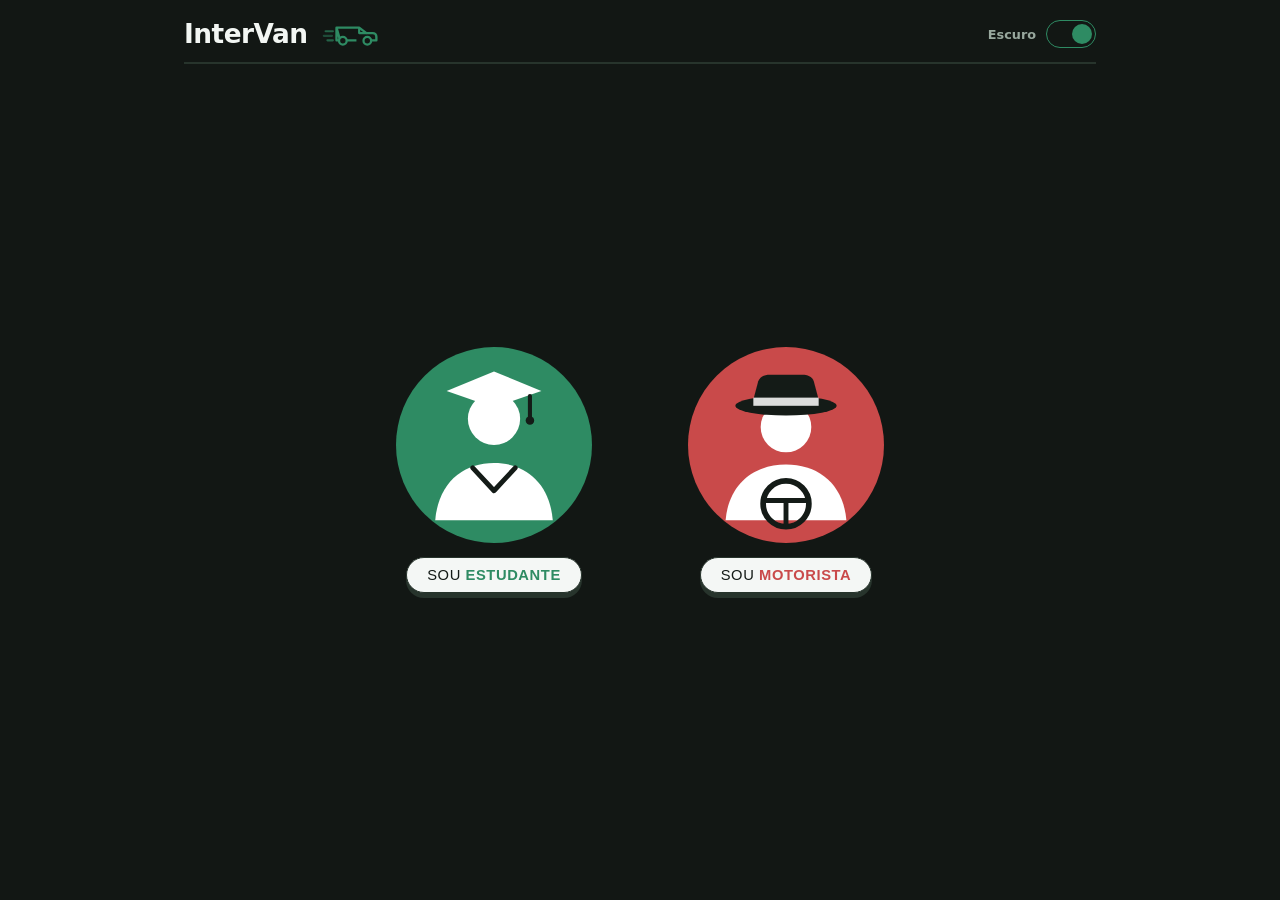
<file: web/index.html>
<!DOCTYPE html>
<html lang="pt-BR" data-theme="dark">
<head>
  <meta charset="UTF-8" />
  <meta name="viewport" content="width=device-width, initial-scale=1.0" />
  <title>InterVan - Primeiro Acesso</title>
  <link rel="stylesheet" href="style.css" />
</head>
<body>
  <div class="page">
    <header class="topbar">
      <div class="topbar-brand">
        <a href="index.html" class="brand-link" aria-label="InterVan - Ir para a página inicial">
          InterVan
        </a>
        <svg class="van-icon" viewBox="0 0 64 28" fill="none" aria-hidden="true">
          <path d="M4 11H12" stroke="currentColor" stroke-width="2.4" stroke-linecap="round" opacity="0.65"/>
          <path d="M2 16H11" stroke="currentColor" stroke-width="2.4" stroke-linecap="round" opacity="0.45"/>
          <path d="M6 21H12" stroke="currentColor" stroke-width="2.4" stroke-linecap="round" opacity="0.65"/>
          <path d="M16 7H41L49 13H56C58.2 13 60 14.8 60 17V21H54M38 21H26M20 21H16V7Z"
                stroke="currentColor" stroke-width="2.6" stroke-linejoin="round"/>
          <path d="M41 7V13H49" stroke="currentColor" stroke-width="2.4" stroke-linejoin="round"/>
          <circle cx="23" cy="21.5" r="4.2" fill="var(--bg)" stroke="currentColor" stroke-width="2.5"/>
          <circle cx="50" cy="21.5" r="4.2" fill="var(--bg)" stroke="currentColor" stroke-width="2.5"/>
        </svg>
      </div>

      <div class="theme-switch-wrapper">
        <span class="theme-label" id="theme-status">Escuro</span>
        <label class="theme-switch" for="theme-toggle" aria-label="Alternar entre modo claro e escuro">
          <input type="checkbox" id="theme-toggle" checked />
          <span class="slider"></span>
        </label>
      </div>
    </header>

    <main class="selector-stage">
      <div class="choices-row">
        <button type="button" class="choice-item" data-role="estudante" aria-pressed="false">
          <span class="avatar-ring avatar-student" aria-hidden="true">
            <svg viewBox="0 0 120 120" fill="none">
              <circle cx="60" cy="60" r="60" fill="currentColor" />
              <circle cx="60" cy="44" r="16" fill="var(--avatar-figure)" />
              <polygon points="60,15 31,27 60,37 89,27" fill="var(--avatar-figure)" />
              <line x1="82" y1="30" x2="82" y2="43" stroke="var(--avatar-accent)" stroke-width="2.5" stroke-linecap="round"/>
              <circle cx="82" cy="45" r="2.6" fill="var(--avatar-accent)" />
              <path d="M24 106C26 83 41 71 60 71C79 71 94 83 96 106" fill="var(--avatar-figure)" />
              <path d="M47 74L60 88L73 74" stroke="var(--avatar-accent)" stroke-width="3" stroke-linecap="round" stroke-linejoin="round"/>
            </svg>
          </span>
          <span class="pill-label">SOU <strong>ESTUDANTE</strong></span>
        </button>

        <button type="button" class="choice-item" data-role="motorista" aria-pressed="false">
          <span class="avatar-ring avatar-driver" aria-hidden="true">
            <svg viewBox="0 0 120 120" fill="none">
              <circle cx="60" cy="60" r="60" fill="currentColor" />
              <circle cx="60" cy="49" r="15.5" fill="var(--avatar-figure)" />
              <ellipse cx="60" cy="36" rx="31" ry="6" fill="var(--avatar-accent)" />
              <path d="M39 36L43 21C44 18 47 17 50 17H70C73 17 76 18 77 21L81 36H39Z" fill="var(--avatar-accent)" />
              <rect x="40" y="31" width="40" height="5" fill="var(--avatar-figure)" opacity="0.85" />
              <path d="M23 106C25 84 40 72 60 72C80 72 95 84 97 106" fill="var(--avatar-figure)" />
              <circle cx="60" cy="96" r="14" stroke="var(--avatar-accent)" stroke-width="3.5" fill="none" />
              <line x1="47" y1="94" x2="73" y2="94" stroke="var(--avatar-accent)" stroke-width="3" />
              <line x1="60" y1="94" x2="60" y2="110" stroke="var(--avatar-accent)" stroke-width="3" />
            </svg>
          </span>
          <span class="pill-label">SOU <strong>MOTORISTA</strong></span>
        </button>
      </div>

      <section id="action-panel" class="action-panel hidden" aria-live="polite">
        <div class="action-buttons">
          <button type="button" id="btn-login" class="btn btn-primary">Fazer login</button>
          <button type="button" id="btn-signup" class="btn btn-secondary">Criar conta</button>
        </div>
        <p id="feedback-msg" class="feedback-msg"></p>
      </section>
    </main>
  </div>

  <script>
    const htmlEl = document.documentElement;
    const themeToggle = document.getElementById('theme-toggle');
    const themeStatus = document.getElementById('theme-status');

    function applyTheme(theme) {
      htmlEl.setAttribute('data-theme', theme);
      const isDark = theme === 'dark';
      themeToggle.checked = isDark;
      themeStatus.textContent = isDark ? 'Escuro' : 'Claro';
      localStorage.setItem('intervan-theme', theme);
    }

    const savedTheme = localStorage.getItem('intervan-theme') || 'dark';
    applyTheme(savedTheme);

    themeToggle.addEventListener('change', () => {
      applyTheme(themeToggle.checked ? 'dark' : 'light');
    });

    const items = document.querySelectorAll('.choice-item');
    const panel = document.getElementById('action-panel');
    const feedbackMsg = document.getElementById('feedback-msg');
    const btnLogin = document.getElementById('btn-login');
    const btnSignup = document.getElementById('btn-signup');

    let selectedRole = null;

    items.forEach((item) => {
      item.addEventListener('click', () => {
        items.forEach((el) => {
          el.classList.remove('active');
          el.setAttribute('aria-pressed', 'false');
        });

        item.classList.add('active');
        item.setAttribute('aria-pressed', 'true');
        selectedRole = item.dataset.role;

        feedbackMsg.textContent = '';
        panel.classList.remove('hidden');
        panel.classList.remove('re-animating');
        requestAnimationFrame(() => {
          requestAnimationFrame(() => {
            panel.classList.add('re-animating');
          });
        });
      });
    });

    btnLogin.addEventListener('click', () => {
      if (!selectedRole) return;
      window.location.href = `login.html?perfil=${selectedRole}`;
    });

    btnSignup.addEventListener('click', () => {
      if (!selectedRole) return;
      if (selectedRole === 'motorista') {
        window.location.href = 'cadastro_motorista.html';
      } else {
        window.location.href = 'cadastro_estudante.html';
      }
    });
  </script>
</body>
</html>
</file>
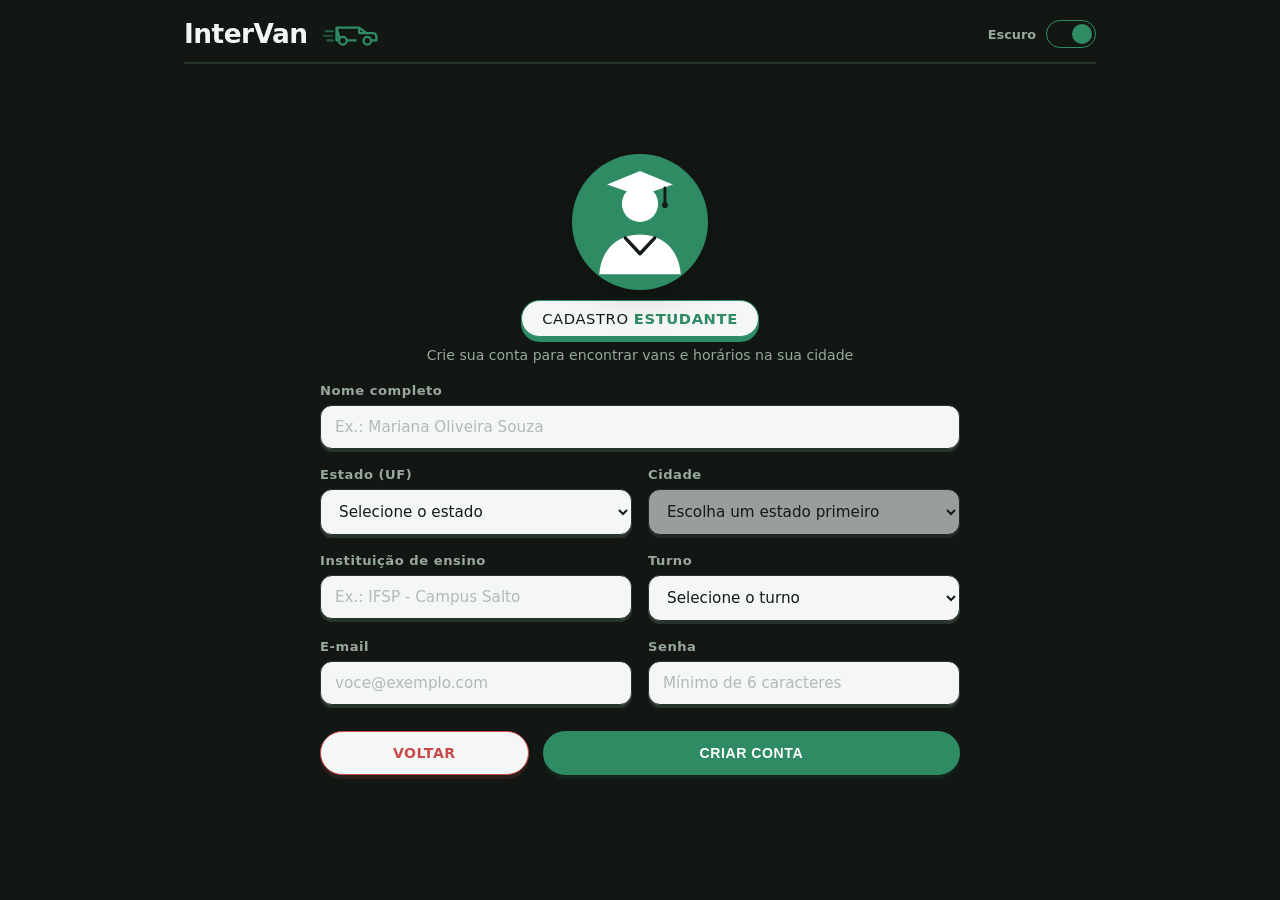
<file: web/cadastro_estudante.html>
<!DOCTYPE html>
<html lang="pt-BR" data-theme="dark">
<head>
  <meta charset="UTF-8" />
  <meta name="viewport" content="width=device-width, initial-scale=1.0" />
  <title>InterVan - Cadastro de Estudante</title>
  <link rel="stylesheet" href="style.css" />
</head>
<body>
  <div class="page">
    <header class="topbar">
      <div class="topbar-brand">
        <a href="index.html" class="brand-link" aria-label="InterVan - Ir para a página inicial">
          InterVan
        </a>
        <svg class="van-icon" viewBox="0 0 64 28" fill="none" aria-hidden="true">
          <path d="M4 11H12" stroke="currentColor" stroke-width="2.4" stroke-linecap="round" opacity="0.65"/>
          <path d="M2 16H11" stroke="currentColor" stroke-width="2.4" stroke-linecap="round" opacity="0.45"/>
          <path d="M6 21H12" stroke="currentColor" stroke-width="2.4" stroke-linecap="round" opacity="0.65"/>
          <path d="M16 7H41L49 13H56C58.2 13 60 14.8 60 17V21H54M38 21H26M20 21H16V7Z"
                stroke="currentColor" stroke-width="2.6" stroke-linejoin="round"/>
          <path d="M41 7V13H49" stroke="currentColor" stroke-width="2.4" stroke-linejoin="round"/>
          <circle cx="23" cy="21.5" r="4.2" fill="var(--bg)" stroke="currentColor" stroke-width="2.5"/>
          <circle cx="50" cy="21.5" r="4.2" fill="var(--bg)" stroke="currentColor" stroke-width="2.5"/>
        </svg>
      </div>

      <div class="theme-switch-wrapper">
        <span class="theme-label" id="theme-status">Escuro</span>
        <label class="theme-switch" for="theme-toggle" aria-label="Alternar entre modo claro e escuro">
          <input type="checkbox" id="theme-toggle" checked />
          <span class="slider"></span>
        </label>
      </div>
    </header>

    <main class="driver-stage">
      <div class="driver-header">
        <span class="avatar-ring avatar-student driver-avatar" aria-hidden="true">
          <svg viewBox="0 0 120 120" fill="none">
            <circle cx="60" cy="60" r="60" fill="currentColor" />
            <circle cx="60" cy="44" r="16" fill="var(--avatar-figure)" />
            <polygon points="60,15 31,27 60,37 89,27" fill="var(--avatar-figure)" />
            <line x1="82" y1="30" x2="82" y2="43" stroke="var(--avatar-accent)" stroke-width="2.5" stroke-linecap="round"/>
            <circle cx="82" cy="45" r="2.6" fill="var(--avatar-accent)" />
            <path d="M24 106C26 83 41 71 60 71C79 71 94 83 96 106" fill="var(--avatar-figure)" />
            <path d="M47 74L60 88L73 74" stroke="var(--avatar-accent)" stroke-width="3" stroke-linecap="round" stroke-linejoin="round"/>
          </svg>
        </span>
        <span class="pill-label student-pill">CADASTRO <strong>ESTUDANTE</strong></span>
        <p class="driver-hint">Crie sua conta para encontrar vans e horários na sua cidade</p>
      </div>

      <form id="student-form" class="driver-form" novalidate>
        <div class="form-grid">
          <div class="field field-full">
            <label for="nome">Nome completo</label>
            <input
              type="text"
              id="nome"
              name="nome"
              placeholder="Ex.: Mariana Oliveira Souza"
              required
            />
          </div>

          <div class="field">
            <label for="estado">Estado (UF)</label>
            <select id="estado" name="estado" required>
              <option value="" selected disabled>Selecione o estado</option>
              <option value="AC">Acre (AC)</option>
              <option value="AL">Alagoas (AL)</option>
              <option value="AP">Amapá (AP)</option>
              <option value="AM">Amazonas (AM)</option>
              <option value="BA">Bahia (BA)</option>
              <option value="CE">Ceará (CE)</option>
              <option value="DF">Distrito Federal (DF)</option>
              <option value="ES">Espírito Santo (ES)</option>
              <option value="GO">Goiás (GO)</option>
              <option value="MA">Maranhão (MA)</option>
              <option value="MT">Mato Grosso (MT)</option>
              <option value="MS">Mato Grosso do Sul (MS)</option>
              <option value="MG">Minas Gerais (MG)</option>
              <option value="PA">Pará (PA)</option>
              <option value="PB">Paraíba (PB)</option>
              <option value="PR">Paraná (PR)</option>
              <option value="PE">Pernambuco (PE)</option>
              <option value="PI">Piauí (PI)</option>
              <option value="RJ">Rio de Janeiro (RJ)</option>
              <option value="RN">Rio Grande do Norte (RN)</option>
              <option value="RS">Rio Grande do Sul (RS)</option>
              <option value="RO">Rondônia (RO)</option>
              <option value="RR">Roraima (RR)</option>
              <option value="SC">Santa Catarina (SC)</option>
              <option value="SP">São Paulo (SP)</option>
              <option value="SE">Sergipe (SE)</option>
              <option value="TO">Tocantins (TO)</option>
            </select>
          </div>

          <div class="field">
            <label for="cidade">Cidade</label>
            <select id="cidade" name="cidade" disabled required>
              <option value="" selected disabled>Escolha um estado primeiro</option>
            </select>
          </div>

          <div class="field">
            <label for="instituicao">Instituição de ensino</label>
            <input
              type="text"
              id="instituicao"
              name="instituicao"
              placeholder="Ex.: IFSP - Campus Salto"
              required
            />
          </div>

          <div class="field">
            <label for="turno">Turno</label>
            <select id="turno" name="turno" required>
              <option value="" selected disabled>Selecione o turno</option>
              <option value="Manhã">Manhã</option>
              <option value="Tarde">Tarde</option>
              <option value="Noite">Noite</option>
              <option value="Integral">Integral</option>
            </select>
          </div>

          <div class="field">
            <label for="email">E-mail</label>
            <input
              type="email"
              id="email"
              name="email"
              placeholder="voce@exemplo.com"
              required
            />
          </div>

          <div class="field">
            <label for="senha">Senha</label>
            <input
              type="password"
              id="senha"
              name="senha"
              minlength="6"
              placeholder="Mínimo de 6 caracteres"
              required
            />
          </div>
        </div>

        <div class="form-actions">
          <a href="index.html" class="btn btn-secondary btn-link">VOLTAR</a>
          <button type="submit" class="btn btn-primary">CRIAR CONTA</button>
        </div>

        <div id="student-status" class="driver-status" aria-live="polite"></div>
      </form>
    </main>
  </div>

  <script>
    const htmlEl = document.documentElement;
    const themeToggle = document.getElementById('theme-toggle');
    const themeStatus = document.getElementById('theme-status');

    function applyTheme(theme) {
      htmlEl.setAttribute('data-theme', theme);
      const isDark = theme === 'dark';
      themeToggle.checked = isDark;
      themeStatus.textContent = isDark ? 'Escuro' : 'Claro';
      localStorage.setItem('intervan-theme', theme);
    }

    const savedTheme = localStorage.getItem('intervan-theme') || 'dark';
    applyTheme(savedTheme);

    themeToggle.addEventListener('change', () => {
      applyTheme(themeToggle.checked ? 'dark' : 'light');
    });

    const estadoSelect = document.getElementById('estado');
    const cidadeSelect = document.getElementById('cidade');
    const citiesCache = new Map();

    estadoSelect.addEventListener('change', async () => {
      const uf = estadoSelect.value;
      cidadeSelect.disabled = true;
      cidadeSelect.innerHTML = '<option value="" selected disabled>Carregando cidades...</option>';

      try {
        let cidades = citiesCache.get(uf);

        if (!cidades) {
          const response = await fetch(
            `https://servicodados.ibge.gov.br/api/v1/localidades/estados/${uf}/municipios?orderBy=nome`
          );
          if (!response.ok) throw new Error('Falha ao buscar municípios no IBGE.');
          const data = await response.json();
          cidades = data.map((item) => item.nome);
          citiesCache.set(uf, cidades);
        }

        cidadeSelect.innerHTML = '<option value="" selected disabled>Selecione a cidade</option>';
        for (const nomeCidade of cidades) {
          const option = document.createElement('option');
          option.value = nomeCidade;
          option.textContent = nomeCidade;
          cidadeSelect.appendChild(option);
        }
        cidadeSelect.disabled = false;
      } catch (err) {
        cidadeSelect.innerHTML =
          '<option value="" selected disabled>Erro ao carregar cidades. Tente novamente.</option>';
        showStatus('error', 'Não foi possível carregar as cidades do estado selecionado.');
      }
    });

    const COMMON_DOMAIN_TYPOS = {
      'gmial.com': 'gmail.com',
      'gamil.com': 'gmail.com',
      'gmai.com': 'gmail.com',
      'gmail.com.br': 'gmail.com',
      'hotnail.com': 'hotmail.com',
      'hotmai.com': 'hotmail.com',
      'outlok.com': 'outlook.com',
      'outloo.com': 'outlook.com',
      'yahooo.com': 'yahoo.com',
      'yaho.com': 'yahoo.com',
    };

    function validateEmailFormat(rawEmail) {
      const email = rawEmail.trim().toLowerCase();

      if (!email) {
        return { valid: false, message: 'Informe um endereço de e-mail.' };
      }

      if (email.length > 254 || /\s/.test(email)) {
        return { valid: false, message: 'O e-mail não pode conter espaços ou exceder 254 caracteres.' };
      }

      const parts = email.split('@');
      if (parts.length !== 2) {
        return { valid: false, message: 'Informe um e-mail válido no formato usuario@dominio.com.' };
      }

      const [localPart, domainPart] = parts;

      if (
        !localPart ||
        localPart.length > 64 ||
        localPart.startsWith('.') ||
        localPart.endsWith('.') ||
        localPart.includes('..') ||
        !/^[a-z0-9.!#$%&'*+/=?^_`{|}~-]+$/.test(localPart)
      ) {
        return { valid: false, message: 'A parte antes do "@" contém caracteres ou pontos inválidos.' };
      }

      if (
        !domainPart ||
        domainPart.startsWith('.') ||
        domainPart.endsWith('.') ||
        domainPart.includes('..')
      ) {
        return { valid: false, message: 'O domínio do e-mail parece inválido.' };
      }

      const domainLabels = domainPart.split('.');
      if (domainLabels.length < 2) {
        return { valid: false, message: 'O domínio precisa ter extensão (ex.: .com, .edu.br).' };
      }

      const labelRegex = /^[a-z0-9](?:[a-z0-9-]{0,61}[a-z0-9])?$/;
      for (const label of domainLabels) {
        if (!labelRegex.test(label)) {
          return { valid: false, message: 'O domínio contém caracteres inválidos.' };
        }
      }

      const tld = domainLabels[domainLabels.length - 1];
      if (!/^[a-z]{2,24}$/.test(tld)) {
        return { valid: false, message: 'A extensão do domínio (ex.: .com, .br) é inválida.' };
      }

      if (COMMON_DOMAIN_TYPOS[domainPart]) {
        return {
          valid: false,
          message: `Você quis dizer "${localPart}@${COMMON_DOMAIN_TYPOS[domainPart]}"? Verifique o domínio.`,
        };
      }

      return { valid: true, email };
    }

    const form = document.getElementById('student-form');
    const statusBox = document.getElementById('student-status');

    function showStatus(type, message) {
      statusBox.className = `driver-status visible ${type}`;
      statusBox.textContent = message;
    }

    form.addEventListener('submit', (e) => {
      e.preventDefault();

      const nome = document.getElementById('nome').value.trim();
      const estado = estadoSelect.value;
      const cidade = cidadeSelect.value;
      const instituicao = document.getElementById('instituicao').value.trim();
      const turno = document.getElementById('turno').value;
      const email = document.getElementById('email').value.trim();
      const senha = document.getElementById('senha').value;

      if (!nome || !estado || !cidade || !instituicao || !turno || !email || !senha) {
        showStatus('error', 'Preencha todos os campos para criar sua conta.');
        return;
      }

      const emailCheck = validateEmailFormat(email);
      if (!emailCheck.valid) {
        showStatus('error', emailCheck.message);
        return;
      }

      if (senha.length < 6) {
        showStatus('error', 'A senha deve ter pelo menos 6 caracteres.');
        return;
      }

      showStatus(
        'success',
        `Conta criada para ${nome} (${instituicao} • ${cidade}/${estado} • Turno ${turno})!`
      );
    });
  </script>
</body>
</html>
</file>
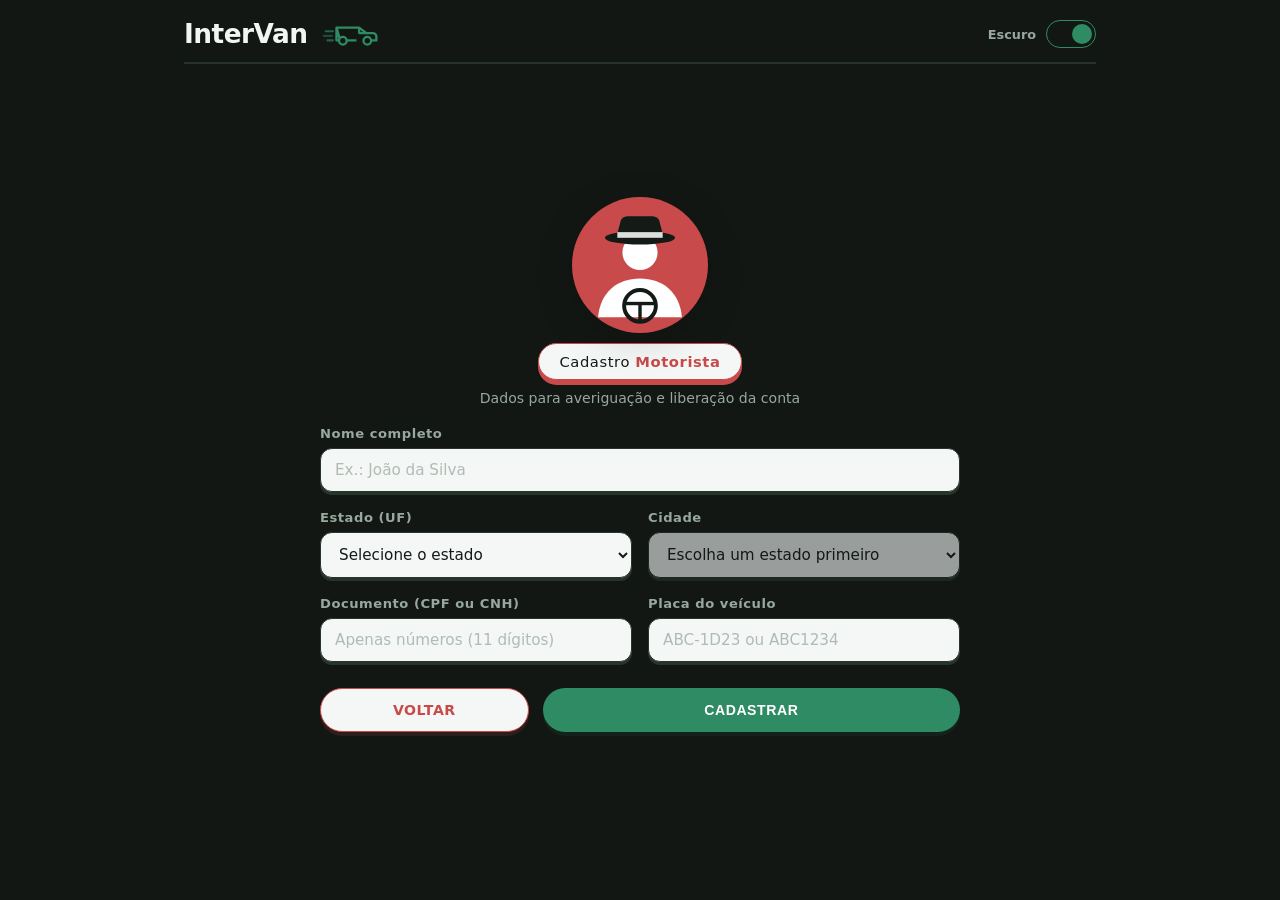
<file: web/cadastro_motorista.html>
<!DOCTYPE html>
<html lang="pt-BR" data-theme="dark">
<head>
  <meta charset="UTF-8" />
  <meta name="viewport" content="width=device-width, initial-scale=1.0" />
  <title>InterVan - Cadastro de Motorista</title>
  <link rel="stylesheet" href="style.css" />
</head>
<body>
  <div class="page">
    <header class="topbar">
      <div class="topbar-brand">
        <a href="index.html" class="brand-link" aria-label="InterVan - Ir para a página inicial">
          InterVan
        </a>
        <svg class="van-icon" viewBox="0 0 64 28" fill="none" aria-hidden="true">
          <path d="M4 11H12" stroke="currentColor" stroke-width="2.4" stroke-linecap="round" opacity="0.65"/>
          <path d="M2 16H11" stroke="currentColor" stroke-width="2.4" stroke-linecap="round" opacity="0.45"/>
          <path d="M6 21H12" stroke="currentColor" stroke-width="2.4" stroke-linecap="round" opacity="0.65"/>
          <path d="M16 7H41L49 13H56C58.2 13 60 14.8 60 17V21H54M38 21H26M20 21H16V7Z"
                stroke="currentColor" stroke-width="2.6" stroke-linejoin="round"/>
          <path d="M41 7V13H49" stroke="currentColor" stroke-width="2.4" stroke-linejoin="round"/>
          <circle cx="23" cy="21.5" r="4.2" fill="var(--bg)" stroke="currentColor" stroke-width="2.5"/>
          <circle cx="50" cy="21.5" r="4.2" fill="var(--bg)" stroke="currentColor" stroke-width="2.5"/>
        </svg>
      </div>

      <div class="theme-switch-wrapper">
        <span class="theme-label" id="theme-status">Escuro</span>
        <label class="theme-switch" for="theme-toggle" aria-label="Alternar entre modo claro e escuro">
          <input type="checkbox" id="theme-toggle" checked />
          <span class="slider"></span>
        </label>
      </div>
    </header>

    <main class="driver-stage">
      <div class="driver-header">
        <span class="avatar-ring avatar-driver driver-avatar" aria-hidden="true">
          <svg viewBox="0 0 120 120" fill="none">
            <circle cx="60" cy="60" r="60" fill="currentColor" />
            <circle cx="60" cy="49" r="15.5" fill="var(--avatar-figure)" />
            <ellipse cx="60" cy="36" rx="31" ry="6" fill="var(--avatar-accent)" />
            <path d="M39 36L43 21C44 18 47 17 50 17H70C73 17 76 18 77 21L81 36H39Z" fill="var(--avatar-accent)" />
            <rect x="40" y="31" width="40" height="5" fill="var(--avatar-figure)" opacity="0.85" />
            <path d="M23 106C25 84 40 72 60 72C80 72 95 84 97 106" fill="var(--avatar-figure)" />
            <circle cx="60" cy="96" r="14" stroke="var(--avatar-accent)" stroke-width="3.5" fill="none" />
            <line x1="47" y1="94" x2="73" y2="94" stroke="var(--avatar-accent)" stroke-width="3" />
            <line x1="60" y1="94" x2="60" y2="110" stroke="var(--avatar-accent)" stroke-width="3" />
          </svg>
        </span>
        <span class="pill-label driver-pill">Cadastro <strong>Motorista</strong></span>
        <p class="driver-hint">Dados para averiguação e liberação da conta</p>
      </div>

      <form id="driver-form" class="driver-form" novalidate>
        <div class="form-grid">
          <div class="field field-full">
            <label for="nome">Nome completo</label>
            <input
              type="text"
              id="nome"
              name="nome"
              placeholder="Ex.: João da Silva"
              required
            />
          </div>

          <div class="field">
            <label for="estado">Estado (UF)</label>
            <select id="estado" name="estado" required>
              <option value="" selected disabled>Selecione o estado</option>
              <option value="AC">Acre (AC)</option>
              <option value="AL">Alagoas (AL)</option>
              <option value="AP">Amapá (AP)</option>
              <option value="AM">Amazonas (AM)</option>
              <option value="BA">Bahia (BA)</option>
              <option value="CE">Ceará (CE)</option>
              <option value="DF">Distrito Federal (DF)</option>
              <option value="ES">Espírito Santo (ES)</option>
              <option value="GO">Goiás (GO)</option>
              <option value="MA">Maranhão (MA)</option>
              <option value="MT">Mato Grosso (MT)</option>
              <option value="MS">Mato Grosso do Sul (MS)</option>
              <option value="MG">Minas Gerais (MG)</option>
              <option value="PA">Pará (PA)</option>
              <option value="PB">Paraíba (PB)</option>
              <option value="PR">Paraná (PR)</option>
              <option value="PE">Pernambuco (PE)</option>
              <option value="PI">Piauí (PI)</option>
              <option value="RJ">Rio de Janeiro (RJ)</option>
              <option value="RN">Rio Grande do Norte (RN)</option>
              <option value="RS">Rio Grande do Sul (RS)</option>
              <option value="RO">Rondônia (RO)</option>
              <option value="RR">Roraima (RR)</option>
              <option value="SC">Santa Catarina (SC)</option>
              <option value="SP">São Paulo (SP)</option>
              <option value="SE">Sergipe (SE)</option>
              <option value="TO">Tocantins (TO)</option>
            </select>
          </div>

          <div class="field">
            <label for="cidade">Cidade</label>
            <select id="cidade" name="cidade" disabled required>
              <option value="" selected disabled>Escolha um estado primeiro</option>
            </select>
          </div>

          <div class="field">
            <label for="documento">Documento (CPF ou CNH)</label>
            <input
              type="text"
              id="documento"
              name="documento"
              inputmode="numeric"
              maxlength="14"
              placeholder="Apenas números (11 dígitos)"
              required
            />
          </div>

          <div class="field">
            <label for="placa">Placa do veículo</label>
            <input
              type="text"
              id="placa"
              name="placa"
              maxlength="8"
              placeholder="ABC-1D23 ou ABC1234"
              required
            />
          </div>
        </div>

        <div class="form-actions">
          <a href="index.html" class="btn btn-secondary btn-link">VOLTAR</a>
          <button type="submit" class="btn btn-primary">CADASTRAR</button>
        </div>

        <div id="driver-status" class="driver-status" aria-live="polite"></div>
      </form>
    </main>
  </div>

  <script>
    const htmlEl = document.documentElement;
    const themeToggle = document.getElementById('theme-toggle');
    const themeStatus = document.getElementById('theme-status');

    function applyTheme(theme) {
      htmlEl.setAttribute('data-theme', theme);
      const isDark = theme === 'dark';
      themeToggle.checked = isDark;
      themeStatus.textContent = isDark ? 'Escuro' : 'Claro';
      localStorage.setItem('intervan-theme', theme);
    }

    const savedTheme = localStorage.getItem('intervan-theme') || 'dark';
    applyTheme(savedTheme);

    themeToggle.addEventListener('change', () => {
      applyTheme(themeToggle.checked ? 'dark' : 'light');
    });

    const estadoSelect = document.getElementById('estado');
    const cidadeSelect = document.getElementById('cidade');
    const citiesCache = new Map();

    estadoSelect.addEventListener('change', async () => {
      const uf = estadoSelect.value;
      cidadeSelect.disabled = true;
      cidadeSelect.innerHTML = '<option value="" selected disabled>Carregando cidades...</option>';

      try {
        let cidades = citiesCache.get(uf);

        if (!cidades) {
          const response = await fetch(
            `https://servicodados.ibge.gov.br/api/v1/localidades/estados/${uf}/municipios?orderBy=nome`
          );
          if (!response.ok) throw new Error('Falha ao buscar municípios no IBGE.');
          const data = await response.json();
          cidades = data.map((item) => item.nome);
          citiesCache.set(uf, cidades);
        }

        cidadeSelect.innerHTML = '<option value="" selected disabled>Selecione a cidade</option>';
        for (const nomeCidade of cidades) {
          const option = document.createElement('option');
          option.value = nomeCidade;
          option.textContent = nomeCidade;
          cidadeSelect.appendChild(option);
        }
        cidadeSelect.disabled = false;
      } catch (err) {
        cidadeSelect.innerHTML =
          '<option value="" selected disabled>Erro ao carregar cidades. Tente novamente.</option>';
        showStatus('error', 'Não foi possível carregar as cidades do estado selecionado.');
      }
    });

    function isValidCPF(raw) {
      const cpf = raw.replace(/\D/g, '');
      if (cpf.length !== 11 || /^(\d)\1{10}$/.test(cpf)) return false;

      let sum = 0;
      for (let i = 0; i < 9; i++) sum += Number(cpf[i]) * (10 - i);
      let firstDigit = 11 - (sum % 11);
      if (firstDigit >= 10) firstDigit = 0;
      if (firstDigit !== Number(cpf[9])) return false;

      sum = 0;
      for (let i = 0; i < 10; i++) sum += Number(cpf[i]) * (11 - i);
      let secondDigit = 11 - (sum % 11);
      if (secondDigit >= 10) secondDigit = 0;
      return secondDigit === Number(cpf[10]);
    }

    function isValidCNH(raw) {
      const cnh = raw.replace(/\D/g, '');
      if (cnh.length !== 11 || /^(\d)\1{10}$/.test(cnh)) return false;

      let dsc = 0;
      let sum1 = 0;
      for (let i = 0, weight = 9; i < 9; i++, weight--) {
        sum1 += Number(cnh[i]) * weight;
      }

      let dv1 = sum1 % 11;
      if (dv1 >= 10) {
        dv1 = 0;
        dsc = 2;
      }

      let sum2 = 0;
      for (let i = 0, weight = 1; i < 9; i++, weight++) {
        sum2 += Number(cnh[i]) * weight;
      }

      const rest2 = sum2 % 11;
      const dv2 = rest2 + dsc >= 10 ? 0 : rest2 + dsc;

      return dv1 === Number(cnh[9]) && dv2 === Number(cnh[10]);
    }

    function validateDocumento(raw) {
      const digits = raw.replace(/\D/g, '');
      if (digits.length !== 11) {
        return { valid: false, type: null };
      }
      if (isValidCPF(digits)) {
        return { valid: true, type: 'CPF' };
      }
      if (isValidCNH(digits)) {
        return { valid: true, type: 'CNH' };
      }
      return { valid: false, type: null };
    }

    const form = document.getElementById('driver-form');
    const placaInput = document.getElementById('placa');
    const documentoInput = document.getElementById('documento');
    const statusBox = document.getElementById('driver-status');

    placaInput.addEventListener('input', () => {
      placaInput.value = placaInput.value.toUpperCase();
    });

    function showStatus(type, message) {
      statusBox.className = `driver-status visible ${type}`;
      statusBox.textContent = message;
    }

    form.addEventListener('submit', (e) => {
      e.preventDefault();

      const nome = document.getElementById('nome').value.trim();
      const estado = estadoSelect.value;
      const cidade = cidadeSelect.value;
      const documento = documentoInput.value.trim();
      const placa = placaInput.value.trim();

      if (!nome || !estado || !cidade || !documento || !placa) {
        showStatus('error', 'Preencha todos os campos obrigatórios para enviar à averiguação.');
        return;
      }

      const docCheck = validateDocumento(documento);
      if (!docCheck.valid) {
        showStatus('error', 'Informe um número de CPF ou CNH válido (11 dígitos).');
        return;
      }

      const placaLimpa = placa.replace(/[^A-Z0-9]/g, '');
      const placaValida = /^[A-Z]{3}[0-9][A-Z0-9][0-9]{2}$/.test(placaLimpa);
      if (!placaValida) {
        showStatus('error', 'Informe uma placa válida no padrão antigo (ABC1234) ou Mercosul (ABC1D23).');
        return;
      }

      showStatus(
        'success',
        `Cadastro de ${nome} (${cidade}/${estado} • ${docCheck.type} válido • Placa ${placa}) enviado para averiguação.`
      );
    });
  </script>
</body>
</html>
</file>
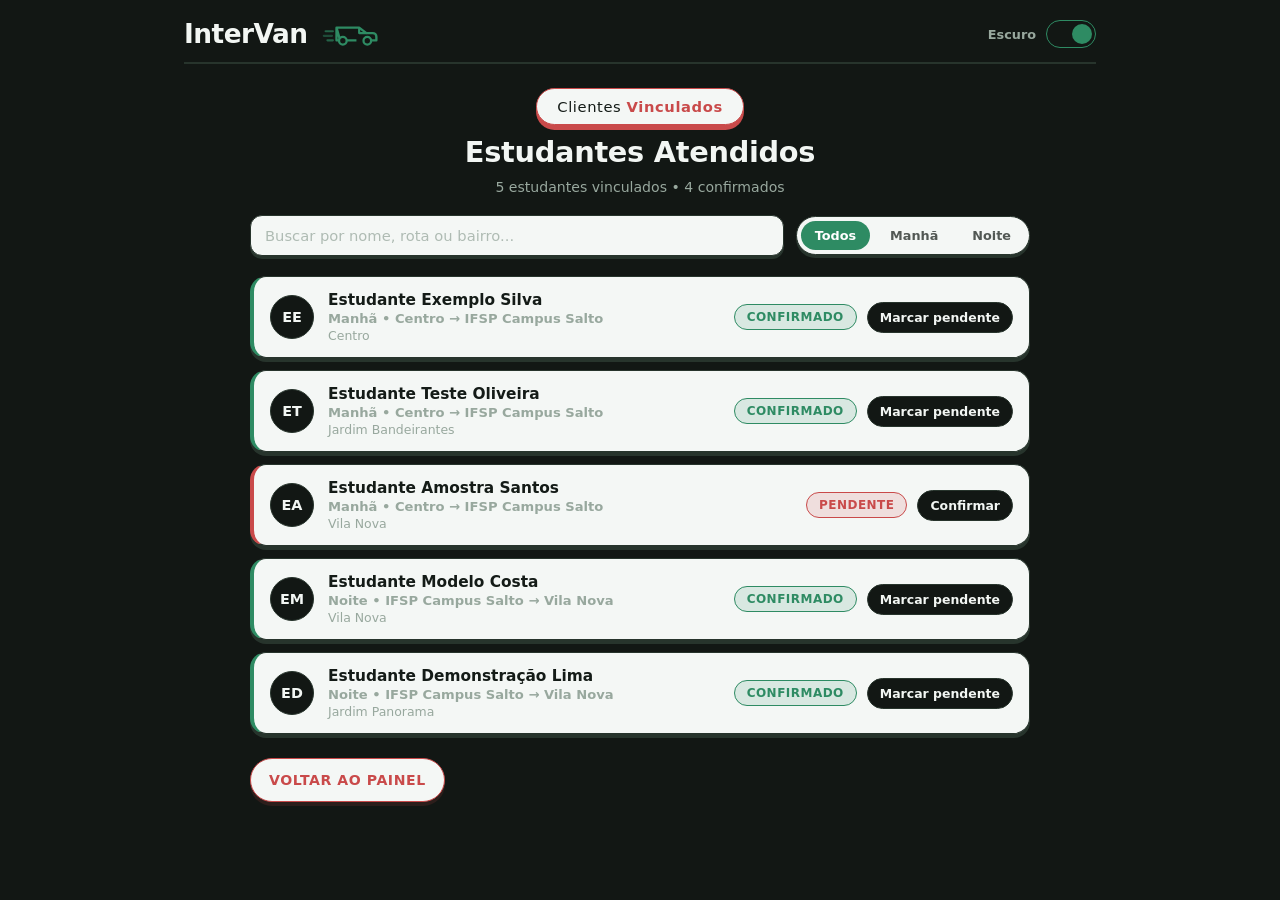
<file: web/clientes.html>
<!DOCTYPE html>
<html lang="pt-BR" data-theme="dark">
<head>
  <meta charset="UTF-8" />
  <meta name="viewport" content="width=device-width, initial-scale=1.0" />
  <title>InterVan - Clientes Vinculados</title>
  <link rel="stylesheet" href="style.css" />
</head>
<body>
  <div class="page">
    <header class="topbar">
      <div class="topbar-brand">
        <a href="index.html" class="brand-link" aria-label="InterVan - Ir para a página inicial">
          InterVan
        </a>
        <svg class="van-icon" viewBox="0 0 64 28" fill="none" aria-hidden="true">
          <path d="M4 11H12" stroke="currentColor" stroke-width="2.4" stroke-linecap="round" opacity="0.65"/>
          <path d="M2 16H11" stroke="currentColor" stroke-width="2.4" stroke-linecap="round" opacity="0.45"/>
          <path d="M6 21H12" stroke="currentColor" stroke-width="2.4" stroke-linecap="round" opacity="0.65"/>
          <path d="M16 7H41L49 13H56C58.2 13 60 14.8 60 17V21H54M38 21H26M20 21H16V7Z"
                stroke="currentColor" stroke-width="2.6" stroke-linejoin="round"/>
          <path d="M41 7V13H49" stroke="currentColor" stroke-width="2.4" stroke-linejoin="round"/>
          <circle cx="23" cy="21.5" r="4.2" fill="var(--bg)" stroke="currentColor" stroke-width="2.5"/>
          <circle cx="50" cy="21.5" r="4.2" fill="var(--bg)" stroke="currentColor" stroke-width="2.5"/>
        </svg>
      </div>

      <div class="theme-switch-wrapper">
        <span class="theme-label" id="theme-status">Escuro</span>
        <label class="theme-switch" for="theme-toggle" aria-label="Alternar entre modo claro e escuro">
          <input type="checkbox" id="theme-toggle" checked />
          <span class="slider"></span>
        </label>
      </div>
    </header>

    <main class="clients-stage">
      <div class="driver-header">
        <span class="pill-label driver-pill">Clientes <strong>Vinculados</strong></span>
        <h1 class="hub-title">Estudantes Atendidos</h1>
        <p id="clients-summary" class="driver-hint">5 estudantes vinculados, 4 confirmados</p>
      </div>

      <div class="clients-toolbar">
        <input
          type="search"
          id="client-search"
          class="clients-search"
          placeholder="Buscar por nome, rota ou bairro..."
          aria-label="Buscar estudante"
        />

        <div class="clients-filters" role="group" aria-label="Filtrar por turno">
          <button type="button" class="filter-chip active" data-shift="TODOS">Todos</button>
          <button type="button" class="filter-chip" data-shift="Manhã">Manhã</button>
          <button type="button" class="filter-chip" data-shift="Noite">Noite</button>
        </div>
      </div>

      <section id="clients-list" class="clients-list" aria-live="polite"></section>

      <div class="clients-footer">
        <a href="painel_motorista.html" class="btn btn-secondary btn-link">VOLTAR AO PAINEL</a>
      </div>
    </main>
  </div>

  <script>
    const htmlEl = document.documentElement;
    const themeToggle = document.getElementById('theme-toggle');
    const themeStatus = document.getElementById('theme-status');

    function applyTheme(theme) {
      htmlEl.setAttribute('data-theme', theme);
      const isDark = theme === 'dark';
      themeToggle.checked = isDark;
      themeStatus.textContent = isDark ? 'Escuro' : 'Claro';
      localStorage.setItem('intervan-theme', theme);
    }

    const savedTheme = localStorage.getItem('intervan-theme') || 'dark';
    applyTheme(savedTheme);

    themeToggle.addEventListener('change', () => {
      applyTheme(themeToggle.checked ? 'dark' : 'light');
    });

    const clients = [
      {
        id: 1,
        name: 'Estudante Exemplo Silva',
        shift: 'Manhã',
        route: 'Centro → IFSP Campus Salto',
        neighborhood: 'Centro',
        confirmed: true,
      },
      {
        id: 2,
        name: 'Estudante Teste Oliveira',
        shift: 'Manhã',
        route: 'Centro → IFSP Campus Salto',
        neighborhood: 'Jardim Bandeirantes',
        confirmed: true,
      },
      {
        id: 3,
        name: 'Estudante Amostra Santos',
        shift: 'Manhã',
        route: 'Centro → IFSP Campus Salto',
        neighborhood: 'Vila Nova',
        confirmed: false,
      },
      {
        id: 4,
        name: 'Estudante Modelo Costa',
        shift: 'Noite',
        route: 'IFSP Campus Salto → Vila Nova',
        neighborhood: 'Vila Nova',
        confirmed: true,
      },
      {
        id: 5,
        name: 'Estudante Demonstração Lima',
        shift: 'Noite',
        route: 'IFSP Campus Salto → Vila Nova',
        neighborhood: 'Jardim Panorama',
        confirmed: true,
      },
    ];

    let activeShift = 'TODOS';
    let searchQuery = '';

    const listEl = document.getElementById('clients-list');
    const summaryEl = document.getElementById('clients-summary');
    const searchInput = document.getElementById('client-search');
    const filterChips = document.querySelectorAll('.filter-chip');

    function updateSummary() {
      const total = clients.length;
      const confirmedCount = clients.filter((c) => c.confirmed).length;
      summaryEl.textContent = `${total} estudantes vinculados • ${confirmedCount} confirmados`;
    }

    function getInitials(fullName) {
      return fullName
        .split(' ')
        .filter(Boolean)
        .slice(0, 2)
        .map((part) => part[0].toUpperCase())
        .join('');
    }

    function renderClients() {
      updateSummary();

      const filtered = clients.filter((client) => {
        const matchesShift = activeShift === 'TODOS' || client.shift === activeShift;
        const q = searchQuery.trim().toLowerCase();
        const matchesQuery =
          !q ||
          client.name.toLowerCase().includes(q) ||
          client.route.toLowerCase().includes(q) ||
          client.neighborhood.toLowerCase().includes(q);
        return matchesShift && matchesQuery;
      });

      if (filtered.length === 0) {
        listEl.innerHTML =
          '<p class="clients-empty">Nenhum estudante encontrado com esse filtro.</p>';
        return;
      }

      listEl.innerHTML = filtered
        .map(
          (client) => `
          <article class="client-card ${client.confirmed ? 'is-confirmed' : 'is-pending'}">
            <div class="client-main">
              <span class="client-initials" aria-hidden="true">${getInitials(client.name)}</span>
              <div class="client-info">
                <strong class="client-name">${client.name}</strong>
                <span class="client-route">${client.shift} • ${client.route}</span>
                <span class="client-neighborhood">${client.neighborhood}</span>
              </div>
            </div>

            <div class="client-aside">
              <span class="detail-badge ${client.confirmed ? 'tone-green' : 'tone-red'}">
                ${client.confirmed ? 'CONFIRMADO' : 'PENDENTE'}
              </span>
              <button
                type="button"
                class="client-toggle-btn"
                data-id="${client.id}"
              >
                ${client.confirmed ? 'Marcar pendente' : 'Confirmar'}
              </button>
            </div>
          </article>
        `
        )
        .join('');

      listEl.querySelectorAll('.client-toggle-btn').forEach((btn) => {
        btn.addEventListener('click', () => {
          const id = Number(btn.dataset.id);
          const target = clients.find((item) => item.id === id);
          if (target) {
            target.confirmed = !target.confirmed;
            renderClients();
          }
        });
      });
    }

    filterChips.forEach((chip) => {
      chip.addEventListener('click', () => {
        filterChips.forEach((c) => c.classList.remove('active'));
        chip.classList.add('active');
        activeShift = chip.dataset.shift;
        renderClients();
      });
    });

    searchInput.addEventListener('input', () => {
      searchQuery = searchInput.value;
      renderClients();
    });

    renderClients();
  </script>
</body>
</html>
</file>
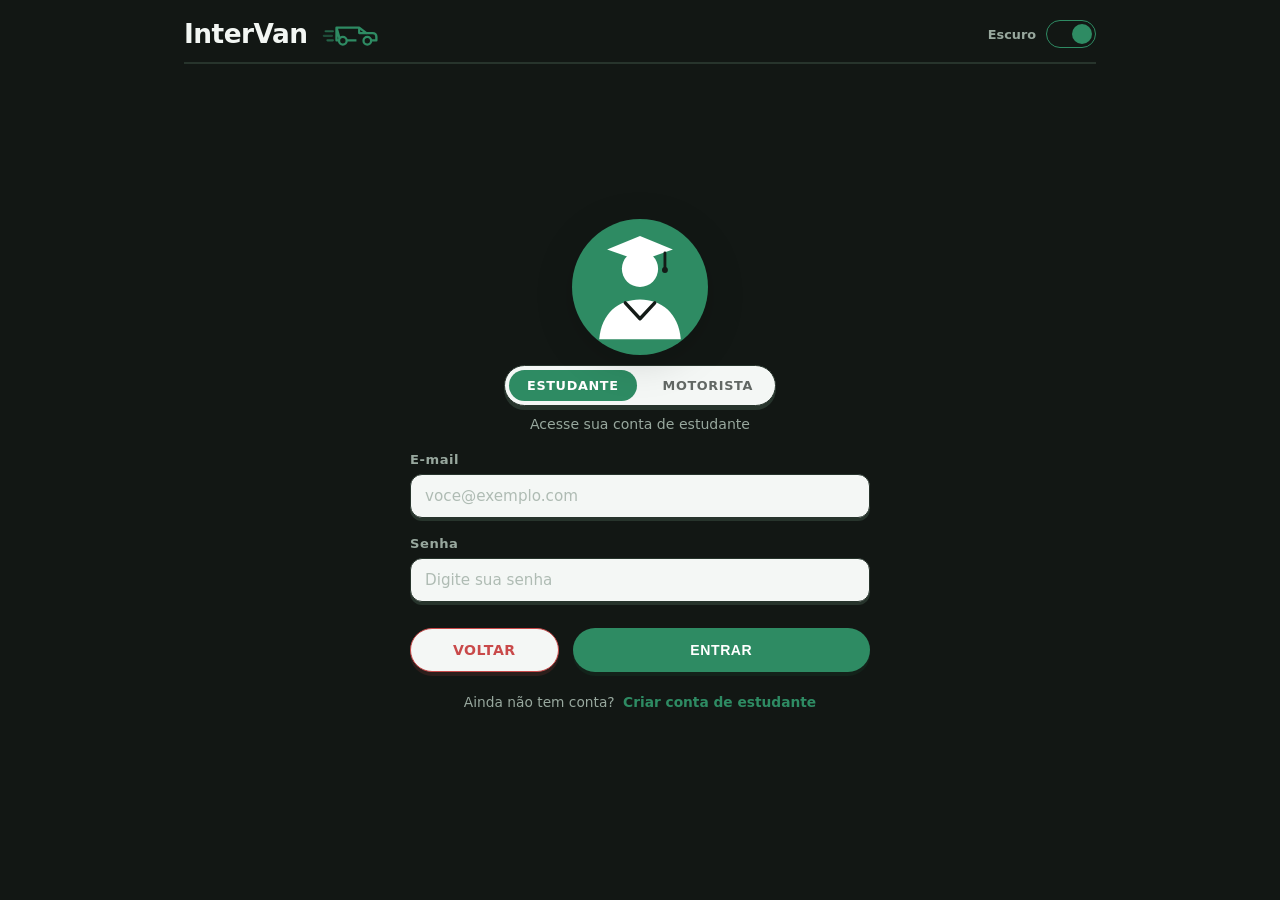
<file: web/login.html>
<!DOCTYPE html>
<html lang="pt-BR" data-theme="dark">
<head>
  <meta charset="UTF-8" />
  <meta name="viewport" content="width=device-width, initial-scale=1.0" />
  <title>InterVan - Login</title>
  <link rel="stylesheet" href="style.css" />
</head>
<body>
  <div class="page">
    <header class="topbar">
      <div class="topbar-brand">
        <a href="index.html" class="brand-link" aria-label="InterVan - Ir para a página inicial">
          InterVan
        </a>
        <svg class="van-icon" viewBox="0 0 64 28" fill="none" aria-hidden="true">
          <path d="M4 11H12" stroke="currentColor" stroke-width="2.4" stroke-linecap="round" opacity="0.65"/>
          <path d="M2 16H11" stroke="currentColor" stroke-width="2.4" stroke-linecap="round" opacity="0.45"/>
          <path d="M6 21H12" stroke="currentColor" stroke-width="2.4" stroke-linecap="round" opacity="0.65"/>
          <path d="M16 7H41L49 13H56C58.2 13 60 14.8 60 17V21H54M38 21H26M20 21H16V7Z"
                stroke="currentColor" stroke-width="2.6" stroke-linejoin="round"/>
          <path d="M41 7V13H49" stroke="currentColor" stroke-width="2.4" stroke-linejoin="round"/>
          <circle cx="23" cy="21.5" r="4.2" fill="var(--bg)" stroke="currentColor" stroke-width="2.5"/>
          <circle cx="50" cy="21.5" r="4.2" fill="var(--bg)" stroke="currentColor" stroke-width="2.5"/>
        </svg>
      </div>

      <div class="theme-switch-wrapper">
        <span class="theme-label" id="theme-status">Escuro</span>
        <label class="theme-switch" for="theme-toggle" aria-label="Alternar entre modo claro e escuro">
          <input type="checkbox" id="theme-toggle" checked />
          <span class="slider"></span>
        </label>
      </div>
    </header>

    <main class="login-stage">
      <div class="driver-header">
        <span id="login-avatar" class="avatar-ring avatar-student driver-avatar" aria-hidden="true">
          <!-- Estudante SVG -->
          <svg id="svg-student" viewBox="0 0 120 120" fill="none">
            <circle cx="60" cy="60" r="60" fill="currentColor" />
            <circle cx="60" cy="44" r="16" fill="var(--avatar-figure)" />
            <polygon points="60,15 31,27 60,37 89,27" fill="var(--avatar-figure)" />
            <line x1="82" y1="30" x2="82" y2="43" stroke="var(--avatar-accent)" stroke-width="2.5" stroke-linecap="round"/>
            <circle cx="82" cy="45" r="2.6" fill="var(--avatar-accent)" />
            <path d="M24 106C26 83 41 71 60 71C79 71 94 83 96 106" fill="var(--avatar-figure)" />
            <path d="M47 74L60 88L73 74" stroke="var(--avatar-accent)" stroke-width="3" stroke-linecap="round" stroke-linejoin="round"/>
          </svg>

          <!-- Motorista SVG -->
          <svg id="svg-driver" class="is-hidden" viewBox="0 0 120 120" fill="none">
            <circle cx="60" cy="60" r="60" fill="currentColor" />
            <circle cx="60" cy="49" r="15.5" fill="var(--avatar-figure)" />
            <ellipse cx="60" cy="36" rx="31" ry="6" fill="var(--avatar-accent)" />
            <path d="M39 36L43 21C44 18 47 17 50 17H70C73 17 76 18 77 21L81 36H39Z" fill="var(--avatar-accent)" />
            <rect x="40" y="31" width="40" height="5" fill="var(--avatar-figure)" opacity="0.85" />
            <path d="M23 106C25 84 40 72 60 72C80 72 95 84 97 106" fill="var(--avatar-figure)" />
            <circle cx="60" cy="96" r="14" stroke="var(--avatar-accent)" stroke-width="3.5" fill="none" />
            <line x1="47" y1="94" x2="73" y2="94" stroke="var(--avatar-accent)" stroke-width="3" />
            <line x1="60" y1="94" x2="60" y2="110" stroke="var(--avatar-accent)" stroke-width="3" />
          </svg>
        </span>

        <div class="role-tabs" role="tablist" aria-label="Selecionar tipo de conta">
          <button
            type="button"
            role="tab"
            id="tab-estudante"
            class="role-tab active"
            data-role="estudante"
            aria-selected="true"
          >
            ESTUDANTE
          </button>
          <button
            type="button"
            role="tab"
            id="tab-motorista"
            class="role-tab"
            data-role="motorista"
            aria-selected="false"
          >
            MOTORISTA
          </button>
        </div>

        <p id="login-hint" class="driver-hint">Acesse sua conta de estudante</p>
      </div>

      <form id="login-form" class="driver-form" novalidate>
        <div class="form-grid login-grid">
          <div class="field field-full">
            <label id="identificador-label" for="identificador">E-mail</label>
            <input
              type="text"
              id="identificador"
              name="identificador"
              placeholder="voce@exemplo.com"
              required
            />
          </div>

          <div class="field field-full">
            <label for="senha">Senha</label>
            <input
              type="password"
              id="senha"
              name="senha"
              placeholder="Digite sua senha"
              required
            />
          </div>
        </div>

        <div class="form-actions">
          <a href="index.html" class="btn btn-secondary btn-link">VOLTAR</a>
          <button type="submit" class="btn btn-primary">ENTRAR</button>
        </div>

        <p class="signup-redirect">
          Ainda não tem conta?
          <a id="signup-link" href="cadastro_estudante.html">Criar conta de estudante</a>
        </p>

        <div id="login-status" class="driver-status" aria-live="polite"></div>
      </form>
    </main>
  </div>

  <script>
    const htmlEl = document.documentElement;
    const themeToggle = document.getElementById('theme-toggle');
    const themeStatus = document.getElementById('theme-status');

    function applyTheme(theme) {
      htmlEl.setAttribute('data-theme', theme);
      const isDark = theme === 'dark';
      themeToggle.checked = isDark;
      themeStatus.textContent = isDark ? 'Escuro' : 'Claro';
      localStorage.setItem('intervan-theme', theme);
    }

    const savedTheme = localStorage.getItem('intervan-theme') || 'dark';
    applyTheme(savedTheme);

    themeToggle.addEventListener('change', () => {
      applyTheme(themeToggle.checked ? 'dark' : 'light');
    });

    const COMMON_DOMAIN_TYPOS = {
      'gmial.com': 'gmail.com',
      'gamil.com': 'gmail.com',
      'gmai.com': 'gmail.com',
      'gmail.com.br': 'gmail.com',
      'hotnail.com': 'hotmail.com',
      'hotmai.com': 'hotmail.com',
      'outlok.com': 'outlook.com',
      'outloo.com': 'outlook.com',
      'yahooo.com': 'yahoo.com',
      'yaho.com': 'yahoo.com',
    };

    function validateEmailFormat(rawEmail) {
      const email = rawEmail.trim().toLowerCase();

      if (!email) {
        return { valid: false, message: 'Informe um endereço de e-mail.' };
      }

      if (email.length > 254 || /\s/.test(email)) {
        return { valid: false, message: 'O e-mail não pode conter espaços ou exceder 254 caracteres.' };
      }

      const parts = email.split('@');
      if (parts.length !== 2) {
        return { valid: false, message: 'Informe um e-mail válido no formato usuario@dominio.com.' };
      }

      const [localPart, domainPart] = parts;

      if (
        !localPart ||
        localPart.length > 64 ||
        localPart.startsWith('.') ||
        localPart.endsWith('.') ||
        localPart.includes('..') ||
        !/^[a-z0-9.!#$%&'*+/=?^_`{|}~-]+$/.test(localPart)
      ) {
        return { valid: false, message: 'A parte antes do "@" contém caracteres ou pontos inválidos.' };
      }

      if (
        !domainPart ||
        domainPart.startsWith('.') ||
        domainPart.endsWith('.') ||
        domainPart.includes('..')
      ) {
        return { valid: false, message: 'O domínio do e-mail parece inválido.' };
      }

      const domainLabels = domainPart.split('.');
      if (domainLabels.length < 2) {
        return { valid: false, message: 'O domínio precisa ter extensão (ex.: .com, .edu.br).' };
      }

      const labelRegex = /^[a-z0-9](?:[a-z0-9-]{0,61}[a-z0-9])?$/;
      for (const label of domainLabels) {
        if (!labelRegex.test(label)) {
          return { valid: false, message: 'O domínio contém caracteres inválidos.' };
        }
      }

      const tld = domainLabels[domainLabels.length - 1];
      if (!/^[a-z]{2,24}$/.test(tld)) {
        return { valid: false, message: 'A extensão do domínio (ex.: .com, .br) é inválida.' };
      }

      if (COMMON_DOMAIN_TYPOS[domainPart]) {
        return {
          valid: false,
          message: `Você quis dizer "${localPart}@${COMMON_DOMAIN_TYPOS[domainPart]}"? Verifique o domínio.`,
        };
      }

      return { valid: true, email };
    }

    function isValidCPF(raw) {
      const cpf = raw.replace(/\D/g, '');
      if (cpf.length !== 11 || /^(\d)\1{10}$/.test(cpf)) return false;

      let sum = 0;
      for (let i = 0; i < 9; i++) sum += Number(cpf[i]) * (10 - i);
      let firstDigit = 11 - (sum % 11);
      if (firstDigit >= 10) firstDigit = 0;
      if (firstDigit !== Number(cpf[9])) return false;

      sum = 0;
      for (let i = 0; i < 10; i++) sum += Number(cpf[i]) * (11 - i);
      let secondDigit = 11 - (sum % 11);
      if (secondDigit >= 10) secondDigit = 0;
      return secondDigit === Number(cpf[10]);
    }

    function isValidCNH(raw) {
      const cnh = raw.replace(/\D/g, '');
      if (cnh.length !== 11 || /^(\d)\1{10}$/.test(cnh)) return false;

      let dsc = 0;
      let sum1 = 0;
      for (let i = 0, weight = 9; i < 9; i++, weight--) {
        sum1 += Number(cnh[i]) * weight;
      }

      let dv1 = sum1 % 11;
      if (dv1 >= 10) {
        dv1 = 0;
        dsc = 2;
      }

      let sum2 = 0;
      for (let i = 0, weight = 1; i < 9; i++, weight++) {
        sum2 += Number(cnh[i]) * weight;
      }

      const rest2 = sum2 % 11;
      const dv2 = rest2 + dsc >= 10 ? 0 : rest2 + dsc;

      return dv1 === Number(cnh[9]) && dv2 === Number(cnh[10]);
    }

    function isValidDocumento(raw) {
      const digits = raw.replace(/\D/g, '');
      if (digits.length !== 11) return false;
      return isValidCPF(digits) || isValidCNH(digits);
    }

    const loginAvatar = document.getElementById('login-avatar');
    const svgStudent = document.getElementById('svg-student');
    const svgDriver = document.getElementById('svg-driver');
    const tabs = document.querySelectorAll('.role-tab');
    const loginHint = document.getElementById('login-hint');
    const idLabel = document.getElementById('identificador-label');
    const idInput = document.getElementById('identificador');
    const signupLink = document.getElementById('signup-link');
    const statusBox = document.getElementById('login-status');

    let currentRole = 'estudante';

    function setLoginRole(role) {
      currentRole = role === 'motorista' ? 'motorista' : 'estudante';
      const isDriver = currentRole === 'motorista';

      tabs.forEach((tab) => {
        const active = tab.dataset.role === currentRole;
        tab.classList.toggle('active', active);
        tab.setAttribute('aria-selected', String(active));
      });

      loginAvatar.classList.toggle('avatar-driver', isDriver);
      loginAvatar.classList.toggle('avatar-student', !isDriver);
      svgDriver.classList.toggle('is-hidden', !isDriver);
      svgStudent.classList.toggle('is-hidden', isDriver);

      if (isDriver) {
        loginHint.textContent = 'Acesse seu painel de motorista';
        idLabel.textContent = 'E-mail ou CPF / CNH';
        idInput.placeholder = 'E-mail ou nº do documento';
        signupLink.textContent = 'Cadastrar como motorista';
        signupLink.href = 'cadastro_motorista.html';
      } else {
        loginHint.textContent = 'Acesse sua conta de estudante';
        idLabel.textContent = 'E-mail';
        idInput.placeholder = 'voce@exemplo.com';
        signupLink.textContent = 'Criar conta de estudante';
        signupLink.href = 'cadastro_estudante.html';
      }

      statusBox.className = 'driver-status';
      statusBox.textContent = '';
    }

    const params = new URLSearchParams(window.location.search);
    setLoginRole(params.get('perfil') || 'estudante');

    tabs.forEach((tab) => {
      tab.addEventListener('click', () => setLoginRole(tab.dataset.role));
    });

    function showStatus(type, message) {
      statusBox.className = `driver-status visible ${type}`;
      statusBox.textContent = message;
    }

    document.getElementById('login-form').addEventListener('submit', (e) => {
      e.preventDefault();
      const identificador = idInput.value.trim();
      const senha = document.getElementById('senha').value;

      if (!identificador || !senha) {
        showStatus('error', 'Informe seu identificador e senha para entrar.');
        return;
      }

      const isDriverDocCandidate = currentRole === 'motorista' && !identificador.includes('@');

      if (isDriverDocCandidate) {
        if (!isValidDocumento(identificador)) {
          showStatus('error', 'Informe um e-mail válido ou um CPF/CNH válido (11 dígitos).');
          return;
        }
      } else {
        const emailCheck = validateEmailFormat(identificador);
        if (!emailCheck.valid) {
          showStatus('error', emailCheck.message);
          return;
        }
      }

      const perfilLabel = currentRole === 'motorista' ? 'Motorista' : 'Estudante';
      showStatus('success', `Autenticando como ${perfilLabel} (${identificador})...`);
    });
  </script>
</body>
</html>
</file>
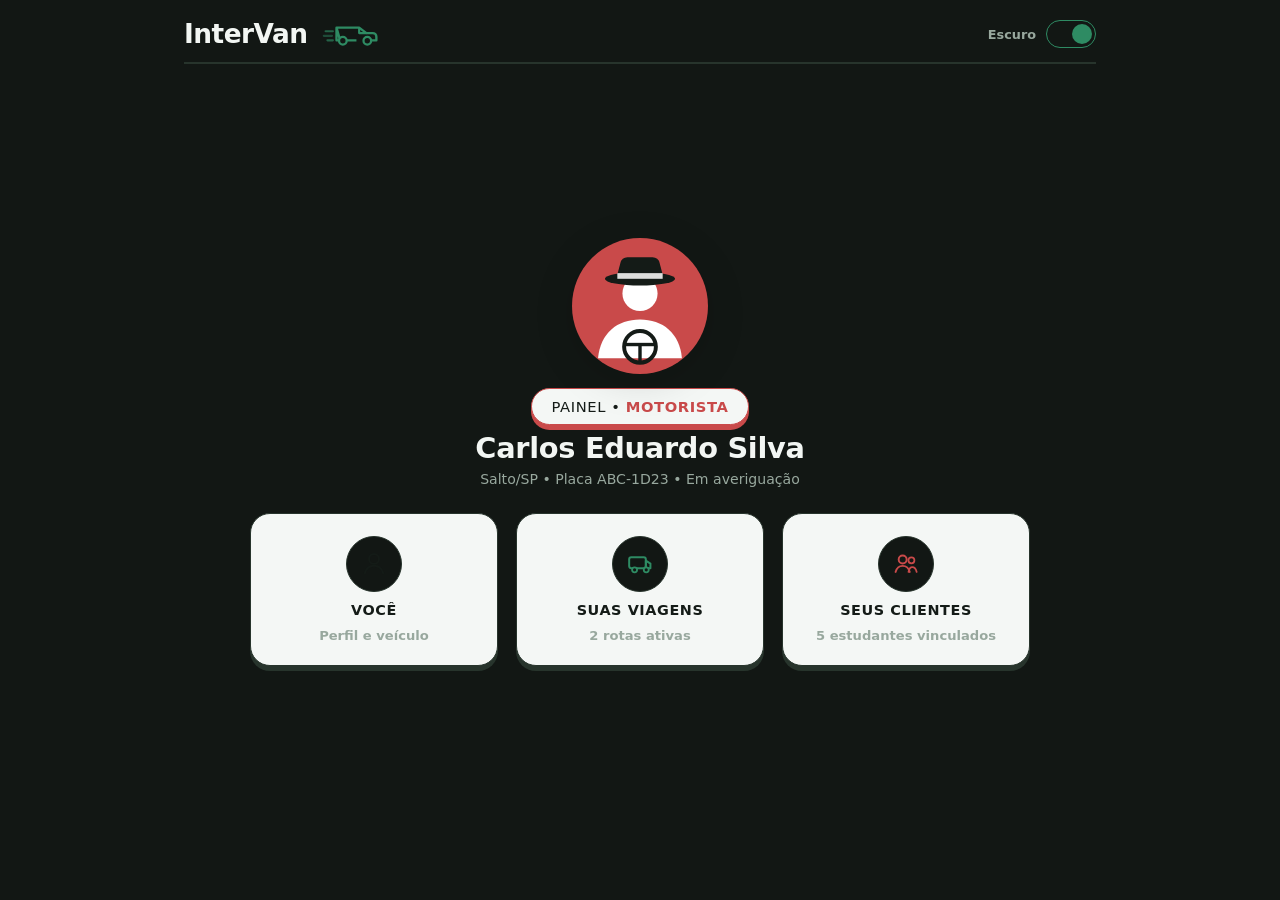
<file: web/painel_motorista.html>
<!DOCTYPE html>
<html lang="pt-BR" data-theme="dark">
<head>
  <meta charset="UTF-8" />
  <meta name="viewport" content="width=device-width, initial-scale=1.0" />
  <title>InterVan - Painel do Motorista</title>
  <link rel="stylesheet" href="style.css" />
</head>
<body>
  <div class="page">
    <header class="topbar">
      <div class="topbar-brand">
        <a href="index.html" class="brand-link" aria-label="InterVan - Ir para a página inicial">
          InterVan
        </a>
        <svg class="van-icon" viewBox="0 0 64 28" fill="none" aria-hidden="true">
          <path d="M4 11H12" stroke="currentColor" stroke-width="2.4" stroke-linecap="round" opacity="0.65"/>
          <path d="M2 16H11" stroke="currentColor" stroke-width="2.4" stroke-linecap="round" opacity="0.45"/>
          <path d="M6 21H12" stroke="currentColor" stroke-width="2.4" stroke-linecap="round" opacity="0.65"/>
          <path d="M16 7H41L49 13H56C58.2 13 60 14.8 60 17V21H54M38 21H26M20 21H16V7Z"
                stroke="currentColor" stroke-width="2.6" stroke-linejoin="round"/>
          <path d="M41 7V13H49" stroke="currentColor" stroke-width="2.4" stroke-linejoin="round"/>
          <circle cx="23" cy="21.5" r="4.2" fill="var(--bg)" stroke="currentColor" stroke-width="2.5"/>
          <circle cx="50" cy="21.5" r="4.2" fill="var(--bg)" stroke="currentColor" stroke-width="2.5"/>
        </svg>
      </div>

      <div class="theme-switch-wrapper">
        <span class="theme-label" id="theme-status">Escuro</span>
        <label class="theme-switch" for="theme-toggle" aria-label="Alternar entre modo claro e escuro">
          <input type="checkbox" id="theme-toggle" checked />
          <span class="slider"></span>
        </label>
      </div>
    </header>

    <main class="hub-stage">
      <section class="hub-hero">
        <span class="avatar-ring avatar-driver driver-avatar" aria-hidden="true">
          <svg viewBox="0 0 120 120" fill="none">
            <circle cx="60" cy="60" r="60" fill="currentColor" />
            <circle cx="60" cy="49" r="15.5" fill="var(--avatar-figure)" />
            <ellipse cx="60" cy="36" rx="31" ry="6" fill="var(--avatar-accent)" />
            <path d="M39 36L43 21C44 18 47 17 50 17H70C73 17 76 18 77 21L81 36H39Z" fill="var(--avatar-accent)" />
            <rect x="40" y="31" width="40" height="5" fill="var(--avatar-figure)" opacity="0.85" />
            <path d="M23 106C25 84 40 72 60 72C80 72 95 84 97 106" fill="var(--avatar-figure)" />
            <circle cx="60" cy="96" r="14" stroke="var(--avatar-accent)" stroke-width="3.5" fill="none" />
            <line x1="47" y1="94" x2="73" y2="94" stroke="var(--avatar-accent)" stroke-width="3" />
            <line x1="60" y1="94" x2="60" y2="110" stroke="var(--avatar-accent)" stroke-width="3" />
          </svg>
        </span>

        <div class="hub-identity">
          <span class="pill-label driver-pill">PAINEL • <strong>MOTORISTA</strong></span>
          <h1 id="driver-name" class="hub-title">Carlos Eduardo Silva</h1>
          <p id="driver-meta" class="hub-meta">Salto/SP • Placa ABC-1D23 • Em averiguação</p>
        </div>
      </section>

      <nav class="hub-grid" aria-label="Seções do motorista">
        <!-- Seção 1: Você -->
        <button type="button" class="hub-card" data-section="voce" aria-pressed="false">
          <span class="hub-icon hub-icon-neutral" aria-hidden="true">
            <svg viewBox="0 0 36 36" fill="none">
              <circle cx="18" cy="12" r="6" stroke="currentColor" stroke-width="2.4" />
              <path d="M7 29C8.5 23.2 12.8 20 18 20C23.2 20 27.5 23.2 29 29" stroke="currentColor" stroke-width="2.4" stroke-linecap="round" />
            </svg>
          </span>
          <span class="hub-label">VOCÊ</span>
          <span class="hub-sub">Perfil e veículo</span>
        </button>

        <!-- Seção 2: Suas Viagens -->
        <button type="button" class="hub-card" data-section="viagens" aria-pressed="false">
          <span class="hub-icon hub-icon-green" aria-hidden="true">
            <svg viewBox="0 0 36 36" fill="none">
              <rect x="5" y="10" width="20" height="13" rx="2.5" stroke="currentColor" stroke-width="2.4" />
              <path d="M25 14L30.5 17.5V23H25V14Z" stroke="currentColor" stroke-width="2.4" stroke-linejoin="round" />
              <circle cx="11.5" cy="25" r="3" fill="var(--bg)" stroke="currentColor" stroke-width="2.2" />
              <circle cx="25.5" cy="25" r="3" fill="var(--bg)" stroke="currentColor" stroke-width="2.2" />
            </svg>
          </span>
          <span class="hub-label">SUAS VIAGENS</span>
          <span class="hub-sub">2 rotas ativas</span>
        </button>

        <!-- Seção 3: Seus Clientes -->
        <button type="button" class="hub-card" data-section="clientes" aria-pressed="false">
          <span class="hub-icon hub-icon-red" aria-hidden="true">
            <svg viewBox="0 0 36 36" fill="none">
              <circle cx="14" cy="12.5" r="4.8" stroke="currentColor" stroke-width="2.3" />
              <path d="M5.5 27.5C6.8 22.8 10 20.2 14 20.2C18 20.2 21.2 22.8 22.5 27.5" stroke="currentColor" stroke-width="2.3" stroke-linecap="round" />
              <circle cx="24.5" cy="13.5" r="3.6" stroke="currentColor" stroke-width="2.1" />
              <path d="M21 27.5C21.8 23.8 23.2 21.8 25.5 21.8C28 21.8 29.8 23.6 30.8 27.5" stroke="currentColor" stroke-width="2.1" stroke-linecap="round" />
            </svg>
          </span>
          <span class="hub-label">SEUS CLIENTES</span>
          <span class="hub-sub">5 estudantes vinculados</span>
        </button>
      </nav>

      <!-- Detalhe fluido da seção selecionada -->
      <section id="hub-detail" class="hub-detail hidden" aria-live="polite">
        <div class="hub-detail-head">
          <h2 id="detail-title" class="detail-title"></h2>
          <span id="detail-badge" class="detail-badge"></span>
        </div>
        <div id="detail-body" class="detail-body"></div>
        <div id="detail-actions" class="detail-actions"></div>
      </section>
    </main>
  </div>

  <script>
    const htmlEl = document.documentElement;
    const themeToggle = document.getElementById('theme-toggle');
    const themeStatus = document.getElementById('theme-status');

    function applyTheme(theme) {
      htmlEl.setAttribute('data-theme', theme);
      const isDark = theme === 'dark';
      themeToggle.checked = isDark;
      themeStatus.textContent = isDark ? 'Escuro' : 'Claro';
      localStorage.setItem('intervan-theme', theme);
    }

    const savedTheme = localStorage.getItem('intervan-theme') || 'dark';
    applyTheme(savedTheme);

    themeToggle.addEventListener('change', () => {
      applyTheme(themeToggle.checked ? 'dark' : 'light');
    });

    const cards = document.querySelectorAll('.hub-card');
    const detailPanel = document.getElementById('hub-detail');
    const detailTitle = document.getElementById('detail-title');
    const detailBadge = document.getElementById('detail-badge');
    const detailBody = document.getElementById('detail-body');
    const detailActions = document.getElementById('detail-actions');

    const SECTIONS = {
      voce: {
        title: 'VOCÊ',
        badge: 'EM AVERIGUAÇÃO',
        badgeTone: 'red',
        items: [
          { label: 'Cidade / UF', value: 'Salto - SP' },
          { label: 'Veículo', value: 'Van • Placa ABC-1D23' },
          { label: 'Documento', value: 'CNH verificando dados' },
        ],
        actions: [
          { label: 'ATUALIZAR DADOS', href: 'cadastro_motorista.html', primary: false },
          { label: 'TROCAR CONTA', href: 'login.html?perfil=motorista', primary: true },
        ],
      },
      viagens: {
        title: 'SUAS VIAGENS',
        badge: '2 ROTAS ATIVAS',
        badgeTone: 'green',
        items: [
          { label: 'Manhã • 06:40', value: 'Centro → IFSP Campus Salto' },
          { label: 'Noite • 22:45', value: 'IFSP Campus Salto → Vila Nova' },
        ],
        actions: [
          { label: 'VER CLIENTES', href: 'clientes.html', primary: true },
        ],
      },
      clientes: {
        title: 'SEUS CLIENTES',
        badge: '5 VINCULADOS',
        badgeTone: 'green',
        items: [
          { label: 'Manhã', value: '3 estudantes confirmados' },
          { label: 'Noite', value: '2 estudantes confirmados' },
        ],
        actions: [
          { label: 'ABRIR LISTA DE CLIENTES', href: 'clientes.html', primary: true },
        ],
      },
    };

    cards.forEach((card) => {
      card.addEventListener('click', () => {
        const key = card.dataset.section;
        const data = SECTIONS[key];
        if (!data) return;

        cards.forEach((c) => {
          c.classList.remove('active');
          c.setAttribute('aria-pressed', 'false');
        });
        card.classList.add('active');
        card.setAttribute('aria-pressed', 'true');

        detailTitle.textContent = data.title;
        detailBadge.textContent = data.badge;
        detailBadge.className = `detail-badge tone-${data.badgeTone}`;

        detailBody.innerHTML = data.items
          .map(
            (row) => `
              <div class="detail-row">
                <span class="detail-row-label">${row.label}</span>
                <strong class="detail-row-value">${row.value}</strong>
              </div>
            `
          )
          .join('');

        detailActions.innerHTML = data.actions
          .map(
            (act) => `
              <a href="${act.href}" class="btn ${act.primary ? 'btn-primary' : 'btn-secondary'} btn-link">
                ${act.label}
              </a>
            `
          )
          .join('');

        detailPanel.classList.remove('hidden');
        detailPanel.classList.remove('re-animating');
        requestAnimationFrame(() => {
          requestAnimationFrame(() => {
            detailPanel.classList.add('re-animating');
          });
        });
      });
    });
  </script>
</body>
</html>
</file>
<file: web/style.css>
:root,
[data-theme="dark"] {
  --bg: #121714;
  --ink: #f2f6f3;
  --muted: #98a89e;
  --line: #27342c;
  --pill-bg: #f4f7f5;
  --pill-ink: #141b17;

  /* Tons refinados de verde e vermelho */
  --green: #2e8b63;
  --green-hover: #38a073;
  --green-text: #ffffff;
  --red: #c94a4a;
  --red-hover: #d65656;
  --red-soft: rgba(201, 74, 74, 0.14);

  --avatar-figure: #ffffff;
  --avatar-accent: #141b17;
}

[data-theme="light"] {
  --bg: #fafcfb;
  --ink: #161e19;
  --muted: #59675e;
  --line: #dde5e0;
  --pill-bg: #ffffff;
  --pill-ink: #161e19;

  /* Tons refinados de verde e vermelho */
  --green: #237552;
  --green-hover: #1b6043;
  --green-text: #ffffff;
  --red: #b83b3b;
  --red-hover: #9f3030;
  --red-soft: rgba(184, 59, 59, 0.1);

  --avatar-figure: #ffffff;
  --avatar-accent: #161e19;
}

* {
  box-sizing: border-box;
  margin: 0;
  padding: 0;
}

body {
  font-family: system-ui, -apple-system, BlinkMacSystemFont, "Segoe UI", Roboto, sans-serif;
  background-color: var(--bg);
  color: var(--ink);
  min-height: 100vh;
  transition: background-color 0.25s ease, color 0.25s ease;
}

.page {
  min-height: 100vh;
  max-width: 960px;
  margin: 0 auto;
  padding: 20px 24px 40px;
  display: flex;
  flex-direction: column;
}

.is-hidden {
  display: none !important;
}

/* Header padrão com link InterVan */
.topbar {
  display: flex;
  align-items: center;
  justify-content: space-between;
  padding-bottom: 14px;
  border-bottom: 2px solid var(--line);
  gap: 16px;
}

.topbar-brand {
  display: flex;
  align-items: center;
  gap: 14px;
}

.brand-link {
  text-decoration: none;
  color: var(--ink);
  font-size: 1.65rem;
  font-weight: 900;
  letter-spacing: -0.02em;
  line-height: 1;
  transition: transform 0.2s ease, color 0.2s ease;
}

.brand-link:hover {
  transform: translateY(-1px);
  color: var(--green);
}

.van-icon {
  width: 58px;
  height: 26px;
  color: var(--green);
  transition: transform 0.25s ease, color 0.25s ease;
}

.topbar-brand:hover .van-icon {
  transform: translateX(4px);
  color: var(--red);
}

/* Slider claro / escuro */
.theme-switch-wrapper {
  display: flex;
  align-items: center;
  gap: 10px;
}

.theme-label {
  font-size: 0.8rem;
  font-weight: 700;
  color: var(--muted);
  user-select: none;
}

.theme-switch {
  position: relative;
  display: inline-block;
  width: 50px;
  height: 28px;
}

.theme-switch input {
  opacity: 0;
  width: 0;
  height: 0;
}

.slider {
  position: absolute;
  cursor: pointer;
  inset: 0;
  background-color: transparent;
  border: 1.5px solid var(--line);
  border-radius: 999px;
  transition: border-color 0.2s ease;
}

.slider::before {
  content: "";
  position: absolute;
  height: 20px;
  width: 20px;
  left: 3px;
  top: 50%;
  transform: translateY(-50%);
  background-color: var(--red);
  border-radius: 50%;
  transition: transform 0.26s cubic-bezier(0.16, 1, 0.3, 1), background-color 0.22s ease;
}

.theme-switch input:checked + .slider {
  border-color: var(--green);
}

.theme-switch input:checked + .slider::before {
  transform: translate(22px, -50%);
  background-color: var(--green);
}

/* Página 1 - Seleção de perfil */
.selector-stage {
  flex: 1;
  display: flex;
  flex-direction: column;
  align-items: center;
  justify-content: center;
  padding: 28px 0 12px;
  gap: 28px;
}

.choices-row {
  width: 100%;
  display: flex;
  align-items: center;
  justify-content: center;
  gap: clamp(32px, 8vw, 96px);
  flex-wrap: wrap;
}

.choice-item {
  background: transparent;
  border: none;
  color: var(--ink);
  cursor: pointer;
  display: flex;
  flex-direction: column;
  align-items: center;
  gap: 14px;
  outline: none;
}

.avatar-student {
  color: var(--green);
}

.avatar-driver {
  color: var(--red);
}

.avatar-ring {
  width: clamp(148px, 24vw, 196px);
  height: clamp(148px, 24vw, 196px);
  border-radius: 50%;
  display: grid;
  place-items: center;
  position: relative;
  transition: transform 0.36s cubic-bezier(0.16, 1, 0.3, 1), filter 0.3s ease, color 0.25s ease;
}

.avatar-ring svg {
  width: 100%;
  height: 100%;
  display: block;
}

.avatar-ring::after {
  content: "";
  position: absolute;
  inset: -7px;
  border-radius: 50%;
  border: 2.5px dashed currentColor;
  opacity: 0;
  transform: scale(0.92) rotate(-18deg);
  transition: opacity 0.32s ease, transform 0.5s cubic-bezier(0.16, 1, 0.3, 1);
}

.choice-item:hover .avatar-ring {
  transform: translateY(-6px) scale(1.03);
}

.choice-item:hover .avatar-ring::after {
  opacity: 0.55;
  transform: scale(1) rotate(0deg);
}

.choice-item.active .avatar-ring {
  transform: translateY(-6px) scale(1.05);
  filter: drop-shadow(0 12px 24px rgba(0, 0, 0, 0.16));
}

.choice-item.active .avatar-ring::after {
  opacity: 1;
  transform: scale(1.02) rotate(12deg);
}

.pill-label {
  background-color: var(--pill-bg);
  color: var(--pill-ink);
  font-size: 0.92rem;
  letter-spacing: 0.04em;
  padding: 9px 20px;
  border-radius: 999px;
  border: 1.5px solid var(--line);
  box-shadow: 0 5px 0 var(--line);
  transition: transform 0.28s cubic-bezier(0.16, 1, 0.3, 1),
              box-shadow 0.28s cubic-bezier(0.16, 1, 0.3, 1),
              border-color 0.22s ease,
              background-color 0.22s ease;
}

.choice-item[data-role="estudante"] .pill-label strong {
  color: var(--green);
  font-weight: 900;
}

.choice-item[data-role="motorista"] .pill-label strong {
  color: var(--red);
  font-weight: 900;
}

.choice-item:hover .pill-label {
  transform: translateY(-2px);
}

.choice-item.active[data-role="estudante"] .pill-label {
  border-color: var(--green);
  box-shadow: 0 5px 0 var(--green);
}

.choice-item.active[data-role="motorista"] .pill-label {
  border-color: var(--red);
  box-shadow: 0 5px 0 var(--red);
}

/* Animação bem lenta e fluida para Fazer Login / Criar Conta */
.action-panel {
  width: 100%;
  max-width: 440px;
  display: flex;
  flex-direction: column;
  align-items: center;
  gap: 12px;
  max-height: 240px;
  opacity: 1;
  transform: translateY(0) scale(1);
  overflow: hidden;
  will-change: max-height, opacity, transform;
  transition:
    max-height 1.15s cubic-bezier(0.16, 1, 0.3, 1),
    opacity 0.95s cubic-bezier(0.16, 1, 0.3, 1) 0.12s,
    transform 1.15s cubic-bezier(0.16, 1, 0.3, 1),
    margin-top 1.05s cubic-bezier(0.16, 1, 0.3, 1);
}

.action-panel.hidden {
  display: flex;
  max-height: 0;
  opacity: 0;
  transform: translateY(-16px) scale(0.98);
  margin-top: -28px;
  pointer-events: none;
}

.action-panel.re-animating {
  animation: panelSlowFluid 1.05s cubic-bezier(0.16, 1, 0.3, 1) both;
}

@keyframes panelSlowFluid {
  0% {
    opacity: 0;
    transform: translateY(-14px) scale(0.98);
  }
  55% {
    opacity: 0.65;
  }
  100% {
    opacity: 1;
    transform: translateY(0) scale(1);
  }
}

.action-buttons {
  width: 100%;
  display: grid;
  grid-template-columns: repeat(2, minmax(0, 1fr));
  gap: 14px;
  padding: 4px 2px;
}

.btn {
  padding: 13px 18px;
  border-radius: 999px;
  font-size: 0.88rem;
  font-weight: 800;
  letter-spacing: 0.04em;
  cursor: pointer;
  border: none;
  transition: background-color 0.22s ease,
              border-color 0.22s ease,
              transform 0.25s cubic-bezier(0.16, 1, 0.3, 1),
              box-shadow 0.25s ease;
}

.btn:hover {
  transform: translateY(-2px);
}

.btn:active {
  transform: translateY(0);
}

.btn-primary {
  background-color: var(--green);
  color: var(--green-text);
  box-shadow: 0 4px 0 rgba(20, 48, 35, 0.45);
}

.btn-primary:hover {
  background-color: var(--green-hover);
}

.btn-secondary {
  background-color: var(--pill-bg);
  color: var(--red);
  border: 1.5px solid var(--red);
  box-shadow: 0 4px 0 var(--red-soft);
}

.btn-secondary:hover {
  background-color: var(--red-soft);
  color: var(--red-hover);
}

.feedback-msg {
  font-size: 0.85rem;
  color: var(--muted);
  min-height: 1.2em;
  text-align: center;
}

/* Telas de Cadastro (Motorista e Estudante) */
.driver-stage {
  flex: 1;
  width: 100%;
  max-width: 640px;
  margin: 0 auto;
  padding: 20px 0 16px;
  display: flex;
  flex-direction: column;
  justify-content: center;
  gap: 20px;
}

.login-stage {
  flex: 1;
  width: 100%;
  max-width: 460px;
  margin: 0 auto;
  padding: 20px 0 16px;
  display: flex;
  flex-direction: column;
  justify-content: center;
  gap: 20px;
}

.driver-header {
  display: flex;
  flex-direction: column;
  align-items: center;
  gap: 10px;
  text-align: center;
}

.driver-avatar {
  width: clamp(104px, 18vw, 136px);
  height: clamp(104px, 18vw, 136px);
  filter: drop-shadow(0 8px 18px rgba(0, 0, 0, 0.14));
}

.driver-pill {
  border-color: var(--red);
  box-shadow: 0 5px 0 var(--red);
}

.driver-pill strong {
  color: var(--red);
  font-weight: 900;
}

.student-pill {
  border-color: var(--green);
  box-shadow: 0 5px 0 var(--green);
}

.student-pill strong {
  color: var(--green);
  font-weight: 900;
}

.driver-hint {
  font-size: 0.88rem;
  color: var(--muted);
}

/* Tabs de perfil no Login Universal */
.role-tabs {
  display: inline-flex;
  align-items: center;
  gap: 8px;
  padding: 4px;
  border-radius: 999px;
  border: 1.5px solid var(--line);
  background-color: var(--pill-bg);
  box-shadow: 0 4px 0 var(--line);
}

.role-tab {
  border: none;
  background: transparent;
  color: var(--pill-ink);
  font-family: inherit;
  font-size: 0.8rem;
  font-weight: 800;
  letter-spacing: 0.05em;
  padding: 8px 18px;
  border-radius: 999px;
  cursor: pointer;
  opacity: 0.65;
  transition: background-color 0.22s ease, color 0.22s ease, opacity 0.2s ease, transform 0.2s ease;
}

.role-tab:hover {
  opacity: 0.95;
}

.role-tab.active {
  opacity: 1;
  color: #ffffff;
}

.role-tab[data-role="estudante"].active {
  background-color: var(--green);
}

.role-tab[data-role="motorista"].active {
  background-color: var(--red);
}

.driver-form {
  display: flex;
  flex-direction: column;
  gap: 22px;
}

.form-grid {
  display: grid;
  grid-template-columns: repeat(2, minmax(0, 1fr));
  gap: 18px 16px;
}

.login-grid {
  grid-template-columns: 1fr;
}

.field {
  display: flex;
  flex-direction: column;
  gap: 7px;
}

.field-full {
  grid-column: 1 / -1;
}

.field label {
  font-size: 0.82rem;
  font-weight: 700;
  letter-spacing: 0.04em;
  color: var(--muted);
  transition: color 0.2s ease;
}

.field input,
.field select {
  width: 100%;
  padding: 12px 14px;
  border-radius: 12px;
  border: 1.5px solid var(--line);
  background-color: var(--pill-bg);
  color: var(--pill-ink);
  font-family: inherit;
  font-size: 0.95rem;
  outline: none;
  box-shadow: 0 3px 0 var(--line);
  transition: border-color 0.22s ease,
              box-shadow 0.22s ease,
              transform 0.2s ease,
              background-color 0.22s ease,
              opacity 0.2s ease;
}

.field input::placeholder {
  color: var(--muted);
  opacity: 0.75;
}

.field select:disabled {
  opacity: 0.6;
  cursor: not-allowed;
}

.field input:focus,
.field select:focus {
  border-color: var(--green);
  box-shadow: 0 4px 0 var(--green);
  transform: translateY(-1px);
}

.field:focus-within label {
  color: var(--green);
}

.form-actions {
  display: grid;
  grid-template-columns: 1fr 2fr;
  gap: 14px;
  padding-top: 4px;
}

.btn-link {
  text-decoration: none;
  display: inline-flex;
  align-items: center;
  justify-content: center;
}

.signup-redirect {
  text-align: center;
  font-size: 0.86rem;
  color: var(--muted);
}

.signup-redirect a {
  color: var(--green);
  font-weight: 700;
  text-decoration: none;
  margin-left: 4px;
}

.signup-redirect a:hover {
  text-decoration: underline;
}

.driver-status {
  display: none;
  padding: 13px 16px;
  border-radius: 12px;
  font-size: 0.88rem;
  font-weight: 600;
  text-align: center;
  border: 1.5px solid var(--line);
}

.driver-status.visible {
  display: block;
}

.driver-status.success {
  color: var(--green);
  border-color: var(--green);
  background-color: rgba(46, 139, 99, 0.1);
}

.driver-status.error {
  color: var(--red);
  border-color: var(--red);
  background-color: var(--red-soft);
}

/* Página 3 - Painel Principal do Motorista */
.hub-stage {
  flex: 1;
  width: 100%;
  max-width: 780px;
  margin: 0 auto;
  padding: 24px 0 16px;
  display: flex;
  flex-direction: column;
  justify-content: center;
  gap: 26px;
}

.hub-hero {
  display: flex;
  flex-direction: column;
  align-items: center;
  gap: 14px;
  text-align: center;
}

.hub-identity {
  display: flex;
  flex-direction: column;
  align-items: center;
  gap: 6px;
}

.hub-title {
  font-size: clamp(1.35rem, 3vw, 1.8rem);
  font-weight: 900;
  letter-spacing: -0.01em;
}

.hub-meta {
  font-size: 0.88rem;
  color: var(--muted);
}

.hub-grid {
  display: grid;
  grid-template-columns: repeat(3, minmax(0, 1fr));
  gap: 18px;
}

.hub-card {
  background-color: var(--pill-bg);
  color: var(--pill-ink);
  border: 1.5px solid var(--line);
  border-radius: 20px;
  padding: 22px 16px;
  box-shadow: 0 5px 0 var(--line);
  cursor: pointer;
  display: flex;
  flex-direction: column;
  align-items: center;
  gap: 10px;
  text-align: center;
  font-family: inherit;
  transition: transform 0.25s cubic-bezier(0.16, 1, 0.3, 1),
              box-shadow 0.25s cubic-bezier(0.16, 1, 0.3, 1),
              border-color 0.22s ease,
              background-color 0.22s ease;
}

.hub-card:hover,
.hub-card.active {
  transform: translateY(-4px);
  border-color: var(--green);
  box-shadow: 0 7px 0 var(--green);
}

.hub-card[data-section="clientes"]:hover,
.hub-card[data-section="clientes"].active {
  border-color: var(--red);
  box-shadow: 0 7px 0 var(--red);
}

.hub-icon {
  width: 56px;
  height: 56px;
  border-radius: 50%;
  display: grid;
  place-items: center;
  border: 1.5px solid var(--line);
  background-color: var(--bg);
}

.hub-icon svg {
  width: 30px;
  height: 30px;
}

.hub-icon-neutral {
  color: var(--pill-ink);
}

.hub-icon-green {
  color: var(--green);
}

.hub-icon-red {
  color: var(--red);
}

.hub-label {
  font-size: 0.9rem;
  font-weight: 900;
  letter-spacing: 0.04em;
}

.hub-sub {
  font-size: 0.82rem;
  color: var(--muted);
  font-weight: 600;
}

.hub-detail {
  width: 100%;
  border-top: 2px solid var(--line);
  padding-top: 20px;
  display: flex;
  flex-direction: column;
  gap: 14px;
  max-height: 420px;
  opacity: 1;
  transform: translateY(0) scale(1);
  overflow: hidden;
  transition:
    max-height 1.05s cubic-bezier(0.16, 1, 0.3, 1),
    opacity 0.85s cubic-bezier(0.16, 1, 0.3, 1) 0.1s,
    transform 1.05s cubic-bezier(0.16, 1, 0.3, 1);
}

.hub-detail.hidden {
  display: flex;
  max-height: 0;
  opacity: 0;
  transform: translateY(-14px) scale(0.985);
  padding-top: 0;
  border-top-color: transparent;
  pointer-events: none;
}

.hub-detail.re-animating {
  animation: panelSlowFluid 0.95s cubic-bezier(0.16, 1, 0.3, 1) both;
}

.hub-detail-head {
  display: flex;
  align-items: center;
  justify-content: space-between;
  gap: 12px;
  flex-wrap: wrap;
}

.detail-title {
  font-size: 0.95rem;
  font-weight: 900;
  letter-spacing: 0.05em;
}

.detail-badge {
  font-size: 0.75rem;
  font-weight: 800;
  letter-spacing: 0.04em;
  padding: 5px 12px;
  border-radius: 999px;
}

.detail-badge.tone-green {
  color: var(--green);
  background-color: rgba(46, 139, 99, 0.14);
  border: 1px solid var(--green);
}

.detail-badge.tone-red {
  color: var(--red);
  background-color: var(--red-soft);
  border: 1px solid var(--red);
}

.detail-body {
  display: flex;
  flex-direction: column;
  gap: 8px;
}

.detail-row {
  display: flex;
  align-items: center;
  justify-content: space-between;
  gap: 12px;
  padding: 10px 14px;
  border-radius: 12px;
  border: 1px solid var(--line);
  background-color: var(--pill-bg);
  color: var(--pill-ink);
  font-size: 0.88rem;
}

.detail-row-label {
  color: var(--muted);
  font-weight: 600;
}

.detail-row-value {
  font-weight: 700;
  text-align: right;
}

.detail-actions {
  display: flex;
  gap: 12px;
  justify-content: flex-end;
  flex-wrap: wrap;
}

@media (max-width: 640px) {
  .hub-grid {
    grid-template-columns: 1fr;
  }

  .detail-row {
    flex-direction: column;
    align-items: flex-start;
  }

  .detail-row-value {
    text-align: left;
  }

  .detail-actions .btn-link {
    width: 100%;
  }
}

@media (max-width: 540px) {
  .page {
    padding: 16px 18px 32px;
  }

  .brand-link {
    font-size: 1.35rem;
  }

  .van-icon {
    width: 46px;
    height: 22px;
  }

  .choices-row {
    gap: 28px;
  }

  .action-buttons,
  .form-grid,
  .form-actions {
    grid-template-columns: 1fr;
  }

  .field-full {
    grid-column: auto;
  }
}

/* Página 4 - Clientes Vinculados */
.clients-stage {
  flex: 1;
  width: 100%;
  max-width: 780px;
  margin: 0 auto;
  padding: 24px 0 16px;
  display: flex;
  flex-direction: column;
  gap: 20px;
}

.clients-toolbar {
  display: flex;
  align-items: center;
  justify-content: space-between;
  gap: 12px;
  flex-wrap: wrap;
}

.clients-search {
  flex: 1;
  min-width: 220px;
  padding: 11px 14px;
  border-radius: 12px;
  border: 1.5px solid var(--line);
  background-color: var(--pill-bg);
  color: var(--pill-ink);
  font-family: inherit;
  font-size: 0.92rem;
  outline: none;
  box-shadow: 0 3px 0 var(--line);
  transition: border-color 0.2s ease, box-shadow 0.2s ease;
}

.clients-search::placeholder {
  color: var(--muted);
  opacity: 0.75;
}

.clients-search:focus {
  border-color: var(--green);
  box-shadow: 0 4px 0 var(--green);
}

.clients-filters {
  display: inline-flex;
  align-items: center;
  gap: 6px;
  padding: 4px;
  border-radius: 999px;
  border: 1.5px solid var(--line);
  background-color: var(--pill-bg);
  box-shadow: 0 3px 0 var(--line);
}

.filter-chip {
  border: none;
  background: transparent;
  color: var(--pill-ink);
  font-family: inherit;
  font-size: 0.8rem;
  font-weight: 800;
  padding: 7px 14px;
  border-radius: 999px;
  cursor: pointer;
  opacity: 0.72;
  transition: background-color 0.2s ease, color 0.2s ease, opacity 0.2s ease;
}

.filter-chip:hover {
  opacity: 1;
}

.filter-chip.active {
  background-color: var(--green);
  color: #ffffff;
  opacity: 1;
}

.clients-list {
  display: flex;
  flex-direction: column;
  gap: 12px;
}

.client-card {
  display: flex;
  align-items: center;
  justify-content: space-between;
  gap: 16px;
  padding: 14px 16px;
  border-radius: 16px;
  border: 1.5px solid var(--line);
  background-color: var(--pill-bg);
  color: var(--pill-ink);
  box-shadow: 0 4px 0 var(--line);
  transition: transform 0.22s cubic-bezier(0.16, 1, 0.3, 1), border-color 0.2s ease;
}

.client-card:hover {
  transform: translateY(-2px);
}

.client-card.is-confirmed {
  border-left: 4px solid var(--green);
}

.client-card.is-pending {
  border-left: 4px solid var(--red);
}

.client-main {
  display: flex;
  align-items: center;
  gap: 14px;
}

.client-initials {
  width: 44px;
  height: 44px;
  border-radius: 50%;
  display: grid;
  place-items: center;
  font-weight: 900;
  font-size: 0.9rem;
  flex-shrink: 0;
  background-color: var(--bg);
  color: var(--ink);
  border: 1.5px solid var(--line);
}

.client-info {
  display: flex;
  flex-direction: column;
  gap: 2px;
}

.client-name {
  font-size: 0.96rem;
  font-weight: 800;
}

.client-route {
  font-size: 0.82rem;
  color: var(--muted);
  font-weight: 600;
}

.client-neighborhood {
  font-size: 0.78rem;
  color: var(--muted);
}

.client-aside {
  display: flex;
  align-items: center;
  gap: 10px;
  flex-wrap: wrap;
  justify-content: flex-end;
}

.client-toggle-btn {
  border: 1.5px solid var(--line);
  background-color: var(--bg);
  color: var(--ink);
  font-family: inherit;
  font-size: 0.78rem;
  font-weight: 700;
  padding: 7px 12px;
  border-radius: 999px;
  cursor: pointer;
  transition: border-color 0.2s ease, transform 0.2s ease;
}

.client-toggle-btn:hover {
  border-color: var(--green);
  transform: translateY(-1px);
}

.clients-empty {
  text-align: center;
  color: var(--muted);
  font-size: 0.9rem;
  padding: 24px 12px;
}

.clients-footer {
  display: flex;
  justify-content: flex-start;
  padding-top: 4px;
}

@media (max-width: 600px) {
  .client-card {
    flex-direction: column;
    align-items: flex-start;
  }

  .client-aside {
    width: 100%;
    justify-content: space-between;
  }

  .clients-footer .btn-link {
    width: 100%;
  }
}
</file>
